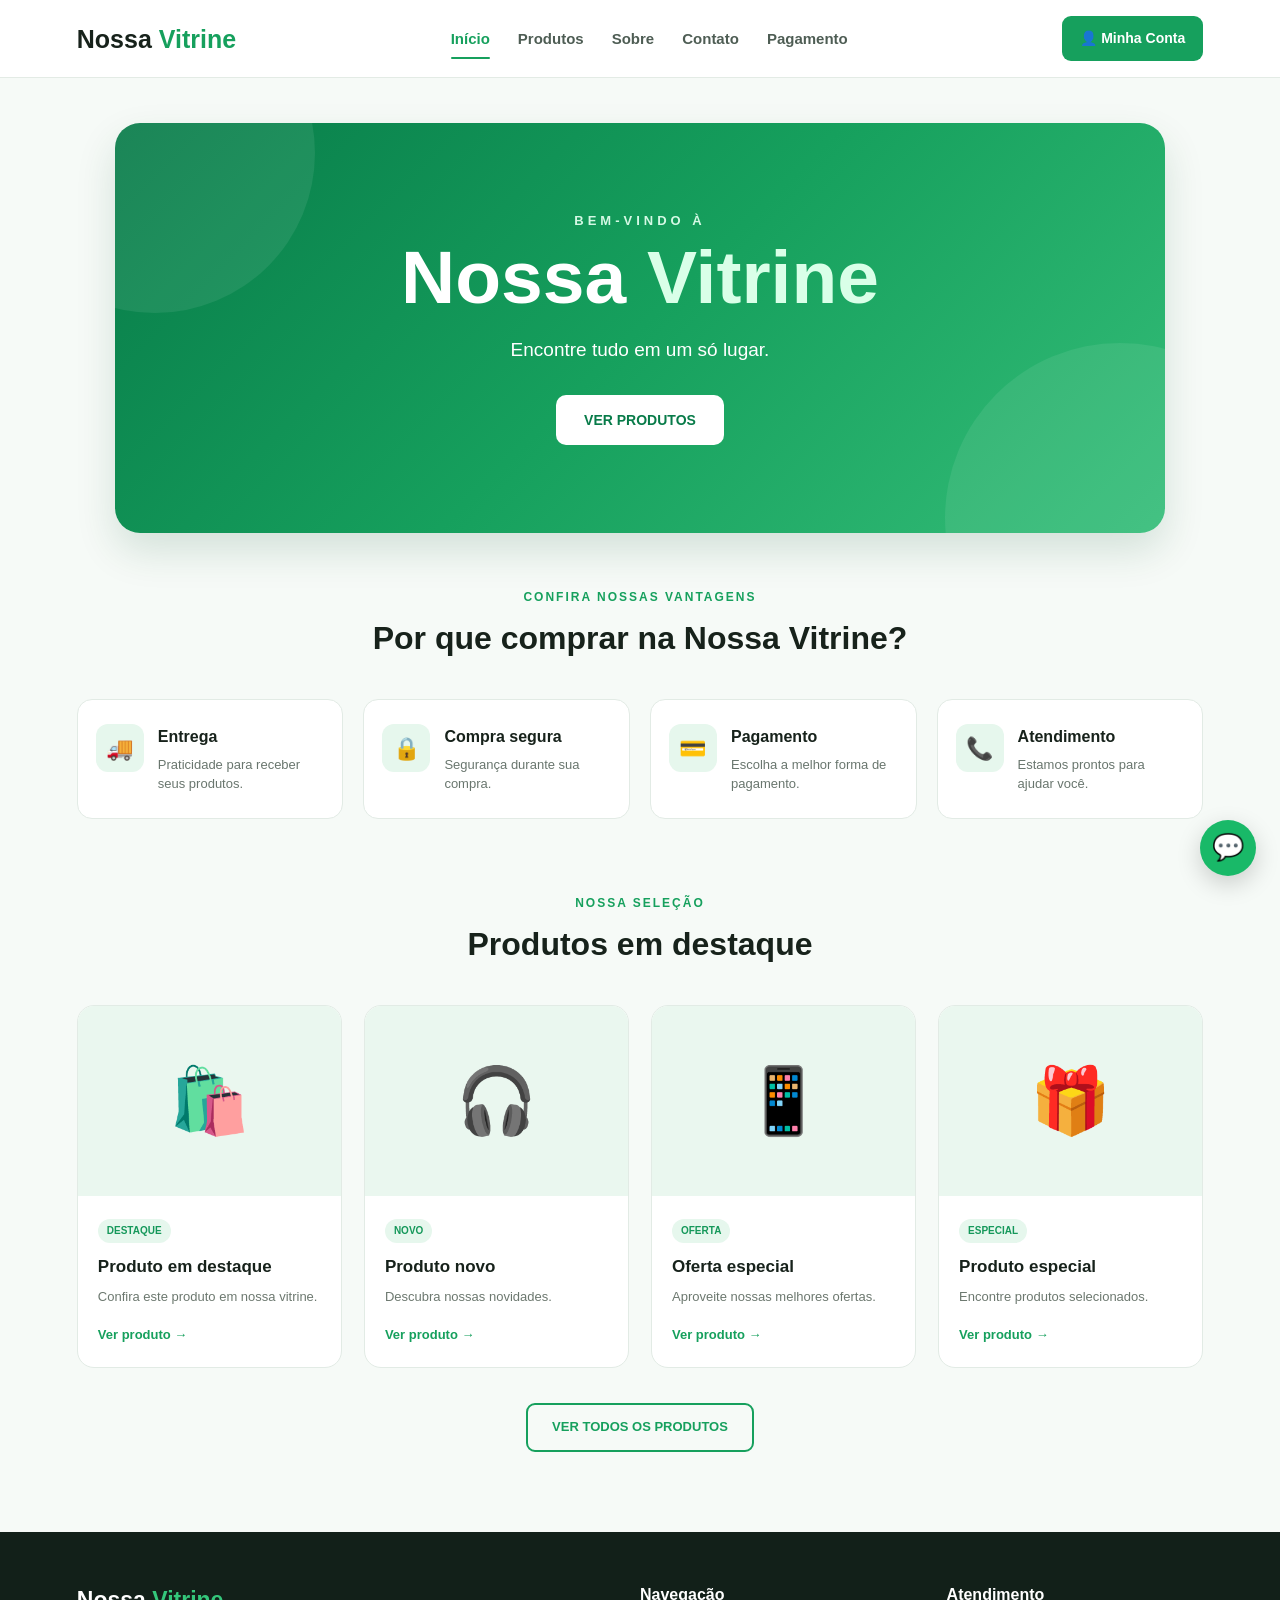
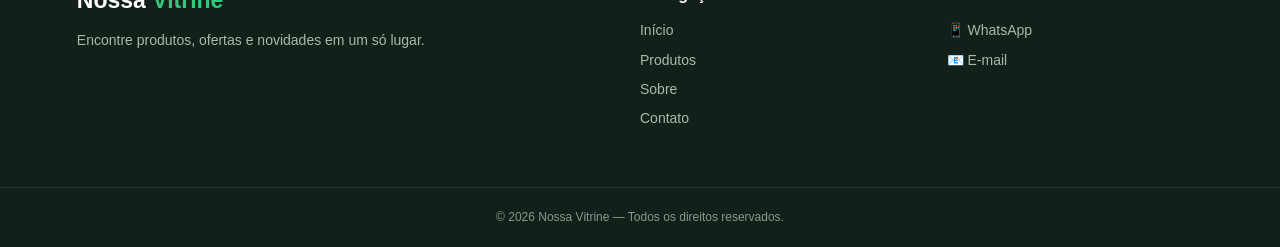
<file: index.html>
<!DOCTYPE html>
<html lang="pt-BR">

<head>
    <meta charset="UTF-8">
    <meta name="viewport" content="width=device-width, initial-scale=1.0">

    <title>Nossa Vitrine</title>

    <link rel="stylesheet" href="style.css">
</head>

<body>

    <!-- ================= CABEÇALHO ================= -->

    <header class="cabecalho">

        <div class="logo">
            Nossa <span>Vitrine</span>
        </div>

        <nav class="menu">

            <a href="index.html" class="ativo">Início</a>

            <a href="produtos.html">Produtos</a>

            <a href="sobre.html">Sobre</a>

            <a href="contato.html">Contato</a>

            <a href="pagamento.html">Pagamento</a>

        </nav>

        <a href="login.html" class="minha-conta">
            👤 Minha Conta
        </a>

    </header>


    <!-- ================= INÍCIO ================= -->

    <main>

        <!-- BANNER CENTRAL -->

        <section class="banner">

            <div class="banner-conteudo">

                <p class="bem-vindo">
                    BEM-VINDO À
                </p>

                <h1>
                    Nossa <span>Vitrine</span>
                </h1>

                <p class="texto-banner">
                    Encontre tudo em um só lugar.
                </p>

                <a href="produtos.html" class="botao-banner">
                    VER PRODUTOS
                </a>

            </div>

        </section>


        <!-- ================= POR QUE COMPRAR ================= -->

        <section class="por-que">

            <div class="titulo">

                <p>CONFIRA NOSSAS VANTAGENS</p>

                <h2>
                    Por que comprar na Nossa Vitrine?
                </h2>

            </div>


            <div class="vantagens">


                <div class="vantagem">

                    <div class="icone">
                        🚚
                    </div>

                    <div>
                        <h3>
                            Entrega
                        </h3>

                        <p>
                            Praticidade para receber
                            seus produtos.
                        </p>
                    </div>

                </div>


                <div class="vantagem">

                    <div class="icone">
                        🔒
                    </div>

                    <div>
                        <h3>
                            Compra segura
                        </h3>

                        <p>
                            Segurança durante
                            sua compra.
                        </p>
                    </div>

                </div>


                <div class="vantagem">

                    <div class="icone">
                        💳
                    </div>

                    <div>
                        <h3>
                            Pagamento
                        </h3>

                        <p>
                            Escolha a melhor forma
                            de pagamento.
                        </p>
                    </div>

                </div>


                <div class="vantagem">

                    <div class="icone">
                        📞
                    </div>

                    <div>
                        <h3>
                            Atendimento
                        </h3>

                        <p>
                            Estamos prontos para
                            ajudar você.
                        </p>
                    </div>

                </div>


            </div>

        </section>


        <!-- ================= PRODUTOS ================= -->

        <section class="destaques">

            <div class="titulo">

                <p>NOSSA SELEÇÃO</p>

                <h2>
                    Produtos em destaque
                </h2>

            </div>


            <div class="produtos-grid">


                <!-- PRODUTO 1 -->

                <article class="produto">

                    <div class="imagem-produto">
                        🛍️
                    </div>

                    <div class="produto-conteudo">

                        <span>
                            DESTAQUE
                        </span>

                        <h3>
                            Produto em destaque
                        </h3>

                        <p>
                            Confira este produto
                            em nossa vitrine.
                        </p>

                        <a href="produtos.html">
                            Ver produto →
                        </a>

                    </div>

                </article>


                <!-- PRODUTO 2 -->

                <article class="produto">

                    <div class="imagem-produto">
                        🎧
                    </div>

                    <div class="produto-conteudo">

                        <span>
                            NOVO
                        </span>

                        <h3>
                            Produto novo
                        </h3>

                        <p>
                            Descubra nossas
                            novidades.
                        </p>

                        <a href="produtos.html">
                            Ver produto →
                        </a>

                    </div>

                </article>


                <!-- PRODUTO 3 -->

                <article class="produto">

                    <div class="imagem-produto">
                        📱
                    </div>

                    <div class="produto-conteudo">

                        <span>
                            OFERTA
                        </span>

                        <h3>
                            Oferta especial
                        </h3>

                        <p>
                            Aproveite nossas
                            melhores ofertas.
                        </p>

                        <a href="produtos.html">
                            Ver produto →
                        </a>

                    </div>

                </article>


                <!-- PRODUTO 4 -->

                <article class="produto">

                    <div class="imagem-produto">
                        🎁
                    </div>

                    <div class="produto-conteudo">

                        <span>
                            ESPECIAL
                        </span>

                        <h3>
                            Produto especial
                        </h3>

                        <p>
                            Encontre produtos
                            selecionados.
                        </p>

                        <a href="produtos.html">
                            Ver produto →
                        </a>

                    </div>

                </article>


            </div>


            <div class="ver-todos">

                <a href="produtos.html">
                    VER TODOS OS PRODUTOS
                </a>

            </div>

        </section>

    </main>


    <!-- ================= RODAPÉ ================= -->

    <footer class="rodape">

        <div class="rodape-conteudo">

            <div>

                <h3>
                    Nossa <span>Vitrine</span>
                </h3>

                <p>
                    Encontre produtos, ofertas e
                    novidades em um só lugar.
                </p>

            </div>


            <div>

                <h4>
                    Navegação
                </h4>

                <a href="index.html">
                    Início
                </a>

                <a href="produtos.html">
                    Produtos
                </a>

                <a href="sobre.html">
                    Sobre
                </a>

                <a href="contato.html">
                    Contato
                </a>

            </div>


            <div>

                <h4>
                    Atendimento
                </h4>

                <p>
                    📱 WhatsApp
                </p>

                <p>
                    📧 E-mail
                </p>

            </div>

        </div>


        <div class="copyright">

            © 2026 Nossa Vitrine — Todos os direitos reservados.

        </div>

    </footer>


    <!-- WHATSAPP -->

    <a href="https://wa.me/5500000000000"
       target="_blank"
       class="whatsapp">

        💬

    </a>


</body>

</html>
</file>
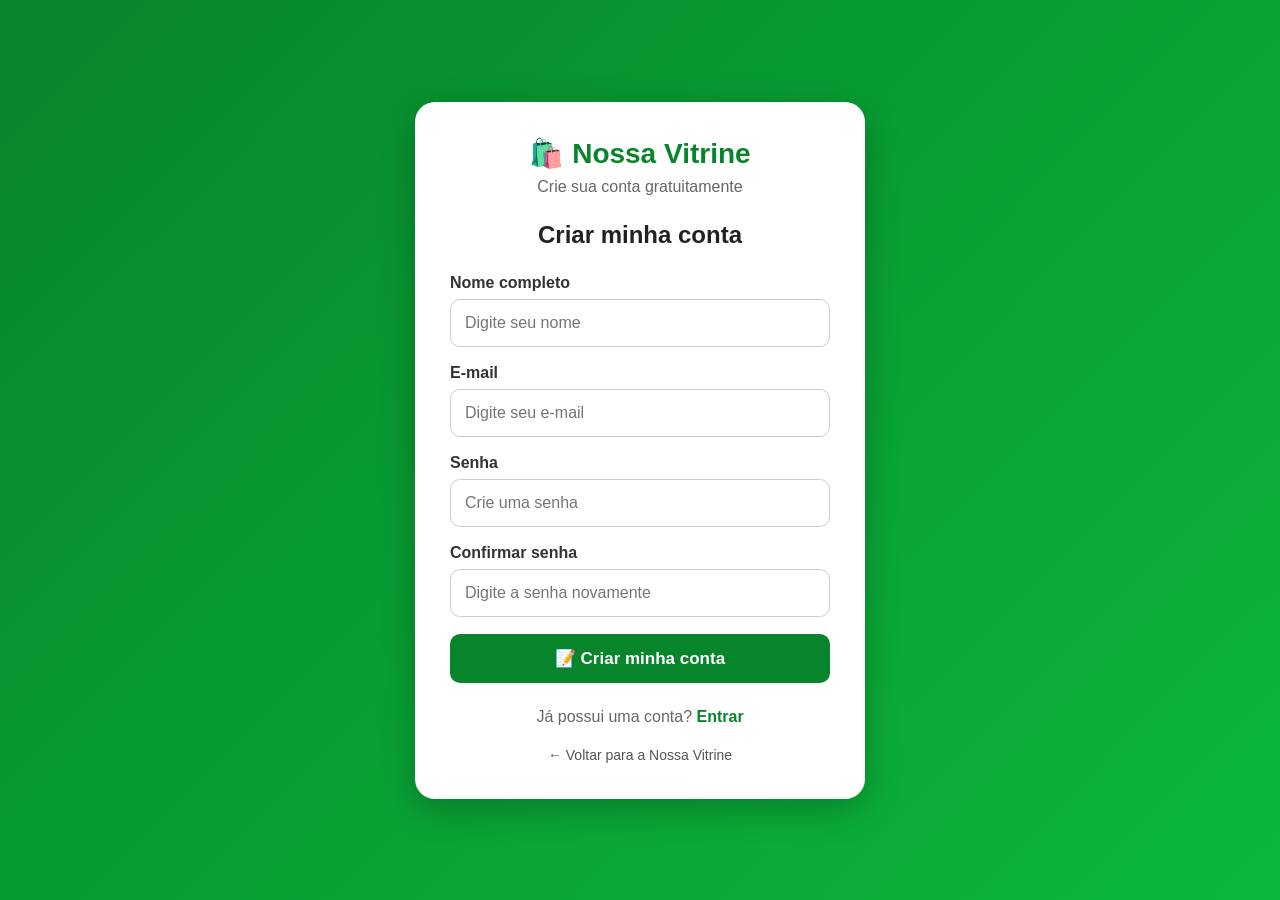
<file: cadastro.html>
<!DOCTYPE html>
<html lang="pt-BR">

<head>
    <meta charset="UTF-8">
    <meta name="viewport" content="width=device-width, initial-scale=1.0">

    <title>Cadastro - Nossa Vitrine</title>

    <style>

        * {
            margin: 0;
            padding: 0;
            box-sizing: border-box;
        }

        body {
            font-family: Arial, sans-serif;
            min-height: 100vh;

            background: linear-gradient(
                135deg,
                #07852b,
                #0bb83d
            );

            display: flex;
            justify-content: center;
            align-items: center;

            padding: 20px;
        }

        /* CAIXA */

        .cadastro-container {
            width: 100%;
            max-width: 450px;

            background: white;

            padding: 35px;

            border-radius: 20px;

            box-shadow:
                0 10px 35px rgba(0, 0, 0, 0.25);
        }

        /* LOGO */

        .logo {
            text-align: center;
            margin-bottom: 25px;
        }

        .logo h1 {
            color: #07852b;
            font-size: 28px;
        }

        .logo p {
            color: #666;
            margin-top: 8px;
        }

        /* TÍTULO */

        .cadastro-container h2 {
            text-align: center;
            color: #222;

            margin-bottom: 25px;
        }

        /* CAMPOS */

        .campo {
            margin-bottom: 17px;
        }

        .campo label {
            display: block;

            margin-bottom: 7px;

            color: #333;

            font-weight: bold;
        }

        .campo input {
            width: 100%;

            padding: 14px;

            border: 1px solid #ccc;

            border-radius: 10px;

            font-size: 16px;

            outline: none;

            transition: 0.3s;
        }

        .campo input:focus {
            border-color: #07852b;

            box-shadow:
                0 0 0 3px rgba(7, 133, 43, 0.12);
        }

        /* BOTÃO */

        .botao-cadastro {
            width: 100%;

            padding: 14px;

            border: none;

            border-radius: 10px;

            background: #07852b;

            color: white;

            font-size: 17px;

            font-weight: bold;

            cursor: pointer;

            transition: 0.3s;
        }

        .botao-cadastro:hover {
            background: #056b22;
        }

        /* MENSAGEM */

        #mensagem {
            text-align: center;

            margin-top: 15px;

            font-weight: bold;
        }

        /* LOGIN */

        .login {
            text-align: center;

            margin-top: 25px;

            color: #666;
        }

        .login a {
            color: #07852b;

            font-weight: bold;

            text-decoration: none;
        }

        /* VOLTAR */

        .voltar {
            text-align: center;

            margin-top: 20px;
        }

        .voltar a {
            color: #555;

            text-decoration: none;

            font-size: 14px;
        }

        /* CELULAR */

        @media (max-width: 500px) {

            .cadastro-container {
                padding: 25px 20px;
            }

            .logo h1 {
                font-size: 24px;
            }

        }

    </style>

</head>

<body>


    <div class="cadastro-container">


        <!-- LOGO -->

        <div class="logo">

            <h1>
                🛍️ Nossa Vitrine
            </h1>

            <p>
                Crie sua conta gratuitamente
            </p>

        </div>


        <!-- TÍTULO -->

        <h2>
            Criar minha conta
        </h2>


        <!-- FORMULÁRIO -->

        <form id="formCadastro">


            <!-- NOME -->

            <div class="campo">

                <label for="nome">
                    Nome completo
                </label>

                <input
                    type="text"
                    id="nome"
                    placeholder="Digite seu nome"
                    required
                >

            </div>


            <!-- E-MAIL -->

            <div class="campo">

                <label for="email">
                    E-mail
                </label>

                <input
                    type="email"
                    id="email"
                    placeholder="Digite seu e-mail"
                    required
                >

            </div>


            <!-- SENHA -->

            <div class="campo">

                <label for="senha">
                    Senha
                </label>

                <input
                    type="password"
                    id="senha"
                    placeholder="Crie uma senha"
                    minlength="6"
                    required
                >

            </div>


            <!-- CONFIRMAR SENHA -->

            <div class="campo">

                <label for="confirmarSenha">
                    Confirmar senha
                </label>

                <input
                    type="password"
                    id="confirmarSenha"
                    placeholder="Digite a senha novamente"
                    minlength="6"
                    required
                >

            </div>


            <!-- BOTÃO -->

            <button
                type="submit"
                class="botao-cadastro"
            >
                📝 Criar minha conta
            </button>


            <!-- MENSAGEM -->

            <div id="mensagem"></div>


        </form>


        <!-- LOGIN -->

        <div class="login">

            Já possui uma conta?

            <a href="login.html">
                Entrar
            </a>

        </div>


        <!-- VOLTAR -->

        <div class="voltar">

            <a href="index.html">
                ← Voltar para a Nossa Vitrine
            </a>

        </div>


    </div>


    <!-- JAVASCRIPT -->

    <script>

        const formCadastro =
            document.getElementById("formCadastro");

        const mensagem =
            document.getElementById("mensagem");


        formCadastro.addEventListener(
            "submit",
            function(event) {

                event.preventDefault();


                const nome =
                    document.getElementById("nome").value.trim();

                const email =
                    document.getElementById("email").value.trim();

                const senha =
                    document.getElementById("senha").value;

                const confirmarSenha =
                    document.getElementById(
                        "confirmarSenha"
                    ).value;


                /* VERIFICAR SENHAS */

                if (senha !== confirmarSenha) {

                    mensagem.style.color =
                        "#d62828";

                    mensagem.textContent =
                        "As senhas não são iguais.";

                    return;
                }


                /* VERIFICAR TAMANHO */

                if (senha.length < 6) {

                    mensagem.style.color =
                        "#d62828";

                    mensagem.textContent =
                        "A senha precisa ter pelo menos 6 caracteres.";

                    return;
                }


                /* VERIFICAR SE JÁ EXISTE */

                const usuarioExistente =
                    localStorage.getItem(
                        "usuarioNossaVitrine"
                    );


                if (usuarioExistente) {

                    const usuario =
                        JSON.parse(usuarioExistente);


                    if (
                        usuario.email.toLowerCase() ===
                        email.toLowerCase()
                    ) {

                        mensagem.style.color =
                            "#d62828";

                        mensagem.textContent =
                            "Este e-mail já está cadastrado.";

                        return;
                    }

                }


                /* CRIAR USUÁRIO */

                const usuario = {

                    nome: nome,

                    email: email,

                    senha: senha,

                    notificacoes: false

                };


                /* SALVAR */

                localStorage.setItem(
                    "usuarioNossaVitrine",
                    JSON.stringify(usuario)
                );


                /* MENSAGEM */

                mensagem.style.color =
                    "#07852b";

                mensagem.textContent =
                    "Cadastro realizado com sucesso!";


                /* LIMPAR FORMULÁRIO */

                formCadastro.reset();


                /* IR PARA LOGIN */

                setTimeout(function() {

                    window.location.href =
                        "login.html";

                }, 1500);

            }
        );

    </script>


</body>

</html>
</file>
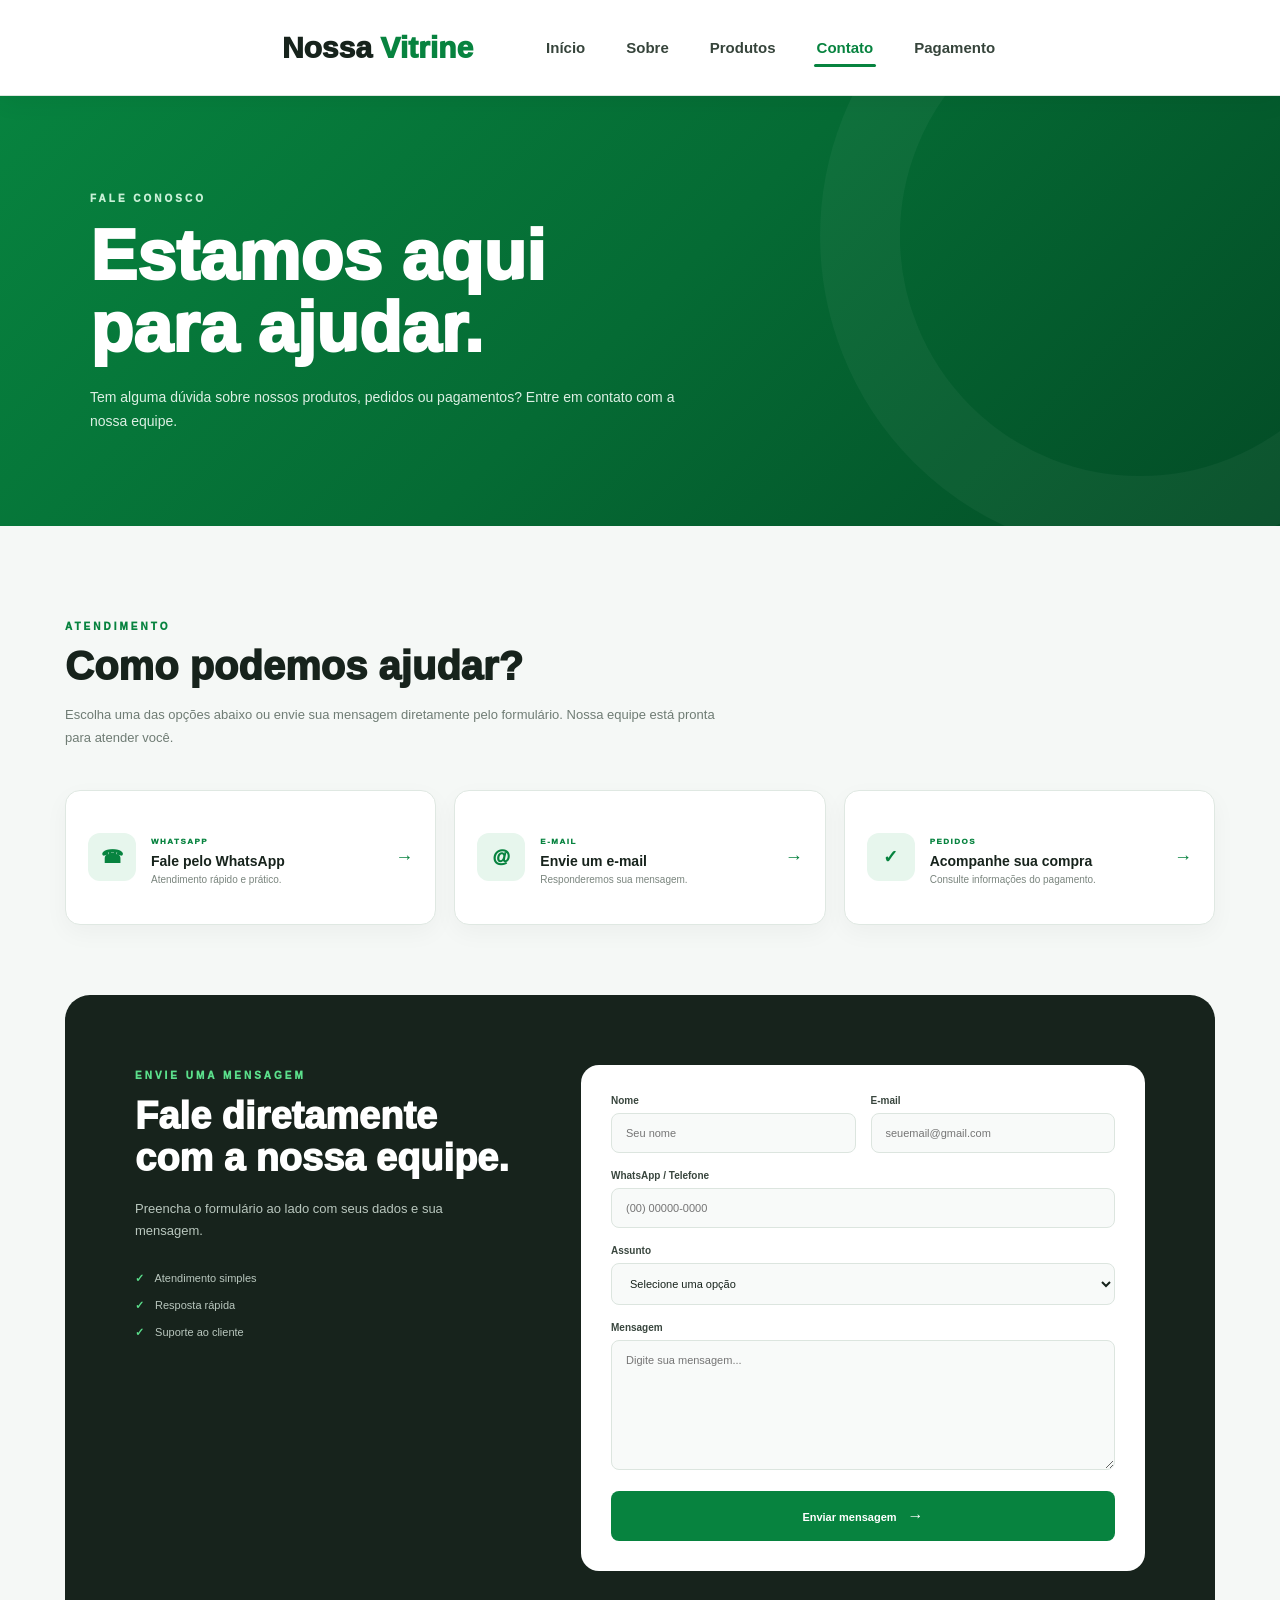
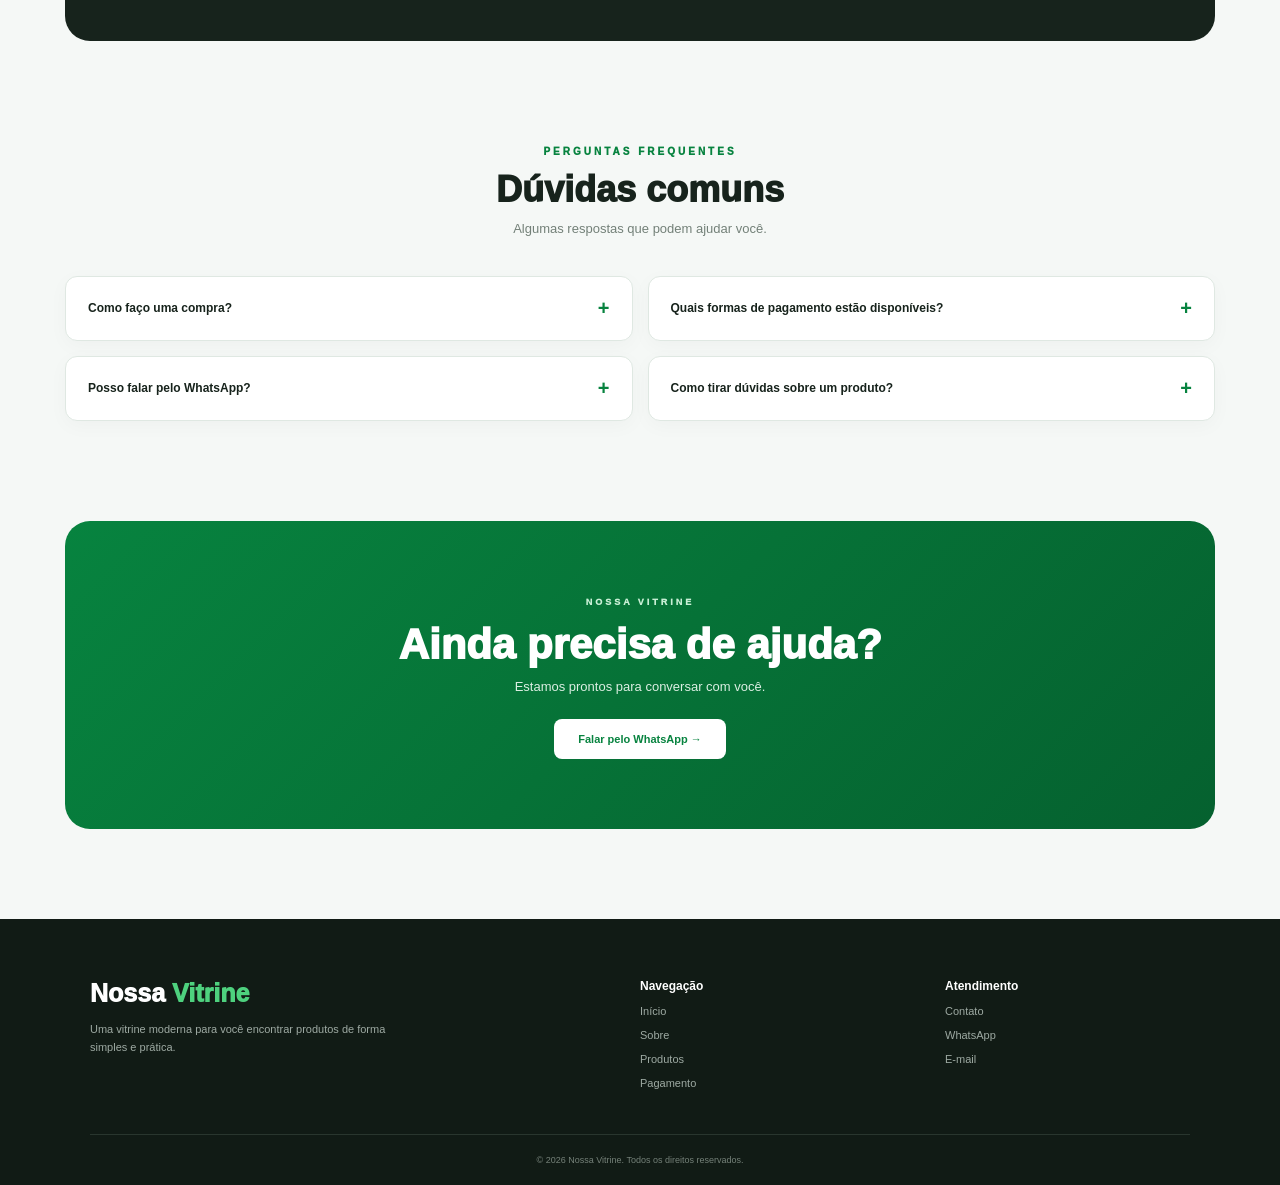
<file: contato.html>
<!DOCTYPE html>
<html lang="pt-BR">

<head>
    <meta charset="UTF-8">

    <meta name="viewport"
          content="width=device-width, initial-scale=1.0">

    <meta name="description"
          content="Entre em contato com a Nossa Vitrine. Tire suas dúvidas e fale conosco.">

    <title>Contato | Nossa Vitrine</title>

    <link rel="stylesheet" href="contato.css">
</head>


<body class="contato-page">


<!-- =====================================================
     CABEÇALHO
===================================================== -->

<header class="contato-header">

    <div class="contato-header-conteudo">

        <a href="index.html" class="contato-logo">
            Nossa <span>Vitrine</span>
        </a>


        <nav class="contato-menu">

            <a href="index.html">
                Início
            </a>

            <a href="sobre.html">
                Sobre
            </a>

            <a href="produtos.html">
                Produtos
            </a>

            <a href="contato.html" class="ativo">
                Contato
            </a>

            <a href="pagamento.html">
                Pagamento
            </a>

        </nav>

    </div>

</header>


<!-- =====================================================
     HERO
===================================================== -->

<section class="contato-hero">

    <div class="contato-hero-conteudo">

        <span>
            FALE CONOSCO
        </span>

        <h1>
            Estamos aqui
            <br>
            para ajudar.
        </h1>

        <p>
            Tem alguma dúvida sobre nossos produtos,
            pedidos ou pagamentos? Entre em contato
            com a nossa equipe.
        </p>

    </div>

</section>


<!-- =====================================================
     CONTEÚDO PRINCIPAL
===================================================== -->

<main class="contato-main">


    <!-- =================================================
         INFORMAÇÕES
    ================================================== -->

    <section class="contato-informacoes">

        <div class="contato-introducao">

            <span class="secao-tag">
                ATENDIMENTO
            </span>

            <h2>
                Como podemos
                ajudar?
            </h2>

            <p>
                Escolha uma das opções abaixo ou envie
                sua mensagem diretamente pelo formulário.
                Nossa equipe está pronta para atender você.
            </p>

        </div>


        <div class="contato-cards">


            <!-- WHATSAPP -->

            <a href="https://wa.me/5500000000000"
               target="_blank"
               class="contato-card">

                <div class="contato-icone whatsapp">
                    ☎
                </div>

                <div>

                    <span>
                        WHATSAPP
                    </span>

                    <h3>
                        Fale pelo WhatsApp
                    </h3>

                    <p>
                        Atendimento rápido e prático.
                    </p>

                </div>

                <strong>
                    →
                </strong>

            </a>


            <!-- E-MAIL -->

            <a href="mailto:seuemail@gmail.com"
               class="contato-card">

                <div class="contato-icone email">
                    @
                </div>

                <div>

                    <span>
                        E-MAIL
                    </span>

                    <h3>
                        Envie um e-mail
                    </h3>

                    <p>
                        Responderemos sua mensagem.
                    </p>

                </div>

                <strong>
                    →
                </strong>

            </a>


            <!-- PEDIDOS -->

            <a href="pagamento.html"
               class="contato-card">

                <div class="contato-icone pedido">
                    ✓
                </div>

                <div>

                    <span>
                        PEDIDOS
                    </span>

                    <h3>
                        Acompanhe sua compra
                    </h3>

                    <p>
                        Consulte informações do pagamento.
                    </p>

                </div>

                <strong>
                    →
                </strong>

            </a>


        </div>

    </section>


    <!-- =================================================
         FORMULÁRIO
    ================================================== -->

    <section class="contato-formulario-area">


        <div class="formulario-texto">

            <span class="secao-tag">
                ENVIE UMA MENSAGEM
            </span>

            <h2>
                Fale diretamente
                com a nossa equipe.
            </h2>

            <p>
                Preencha o formulário ao lado com seus
                dados e sua mensagem.
            </p>


            <div class="formulario-beneficios">

                <div>
                    <strong>✓</strong>
                    Atendimento simples
                </div>

                <div>
                    <strong>✓</strong>
                    Resposta rápida
                </div>

                <div>
                    <strong>✓</strong>
                    Suporte ao cliente
                </div>

            </div>

        </div>


        <form class="contato-form"
              id="formContato">


            <div class="form-linha">

                <div class="campo">

                    <label for="nome">
                        Nome
                    </label>

                    <input
                        type="text"
                        id="nome"
                        name="nome"
                        placeholder="Seu nome"
                        required
                    >

                </div>


                <div class="campo">

                    <label for="email">
                        E-mail
                    </label>

                    <input
                        type="email"
                        id="email"
                        name="email"
                        placeholder="seuemail@gmail.com"
                        required
                    >

                </div>

            </div>


            <div class="campo">

                <label for="telefone">
                    WhatsApp / Telefone
                </label>

                <input
                    type="tel"
                    id="telefone"
                    name="telefone"
                    placeholder="(00) 00000-0000"
                >

            </div>


            <div class="campo">

                <label for="assunto">
                    Assunto
                </label>

                <select
                    id="assunto"
                    name="assunto"
                    required
                >

                    <option value="">
                        Selecione uma opção
                    </option>

                    <option value="produto">
                        Dúvida sobre produto
                    </option>

                    <option value="pedido">
                        Pedido
                    </option>

                    <option value="pagamento">
                        Pagamento
                    </option>

                    <option value="entrega">
                        Entrega
                    </option>

                    <option value="outro">
                        Outro assunto
                    </option>

                </select>

            </div>


            <div class="campo">

                <label for="mensagem">
                    Mensagem
                </label>

                <textarea
                    id="mensagem"
                    name="mensagem"
                    rows="6"
                    placeholder="Digite sua mensagem..."
                    required
                ></textarea>

            </div>


            <button
                type="submit"
                class="botao-enviar"
            >

                Enviar mensagem
                <span>→</span>

            </button>


            <div
                id="mensagemSucesso"
                class="mensagem-sucesso"
            ></div>


        </form>

    </section>


    <!-- =================================================
         FAQ
    ================================================== -->

    <section class="contato-faq">

        <div class="secao-cabecalho">

            <span class="secao-tag">
                PERGUNTAS FREQUENTES
            </span>

            <h2>
                Dúvidas comuns
            </h2>

            <p>
                Algumas respostas que podem ajudar você.
            </p>

        </div>


        <div class="faq-grid">


            <details class="faq-item">

                <summary>
                    Como faço uma compra?
                    <span>+</span>
                </summary>

                <p>
                    Acesse a página de Produtos, escolha
                    o produto desejado e siga as instruções
                    para realizar a compra.
                </p>

            </details>


            <details class="faq-item">

                <summary>
                    Quais formas de pagamento estão disponíveis?
                    <span>+</span>
                </summary>

                <p>
                    Nossa página de pagamento pode oferecer
                    opções como PIX, cartão e boleto,
                    conforme a configuração da loja.
                </p>

            </details>


            <details class="faq-item">

                <summary>
                    Posso falar pelo WhatsApp?
                    <span>+</span>
                </summary>

                <p>
                    Sim. Utilize o botão de WhatsApp acima
                    para iniciar uma conversa com a loja.
                </p>

            </details>


            <details class="faq-item">

                <summary>
                    Como tirar dúvidas sobre um produto?
                    <span>+</span>
                </summary>

                <p>
                    Envie uma mensagem pelo formulário
                    informando o produto e sua dúvida.
                </p>

            </details>


        </div>

    </section>


    <!-- =================================================
         CTA
    ================================================== -->

    <section class="contato-cta">

        <span>
            NOSSA VITRINE
        </span>

        <h2>
            Ainda precisa de ajuda?
        </h2>

        <p>
            Estamos prontos para conversar com você.
        </p>

        <a href="https://wa.me/5500000000000"
           target="_blank">
            Falar pelo WhatsApp →
        </a>

    </section>


</main>


<!-- =====================================================
     RODAPÉ
===================================================== -->

<footer class="contato-footer">

    <div class="footer-conteudo">


        <div class="footer-marca">

            <strong>
                Nossa <span>Vitrine</span>
            </strong>

            <p>
                Uma vitrine moderna para você encontrar
                produtos de forma simples e prática.
            </p>

        </div>


        <div class="footer-coluna">

            <h3>
                Navegação
            </h3>

            <a href="index.html">
                Início
            </a>

            <a href="sobre.html">
                Sobre
            </a>

            <a href="produtos.html">
                Produtos
            </a>

            <a href="pagamento.html">
                Pagamento
            </a>

        </div>


        <div class="footer-coluna">

            <h3>
                Atendimento
            </h3>

            <a href="contato.html">
                Contato
            </a>

            <a href="https://wa.me/5500000000000"
               target="_blank">
                WhatsApp
            </a>

            <a href="mailto:seuemail@gmail.com">
                E-mail
            </a>

        </div>


    </div>


    <div class="footer-bottom">

        © 2026 Nossa Vitrine.
        Todos os direitos reservados.

    </div>

</footer>


<!-- =====================================================
     JAVASCRIPT
===================================================== -->

<script>

const formulario =
    document.getElementById("formContato");

const mensagemSucesso =
    document.getElementById("mensagemSucesso");


formulario.addEventListener("submit", function(event) {

    event.preventDefault();

    const nome =
        document.getElementById("nome").value;

    mensagemSucesso.innerHTML =
        "✓ Obrigado, " +
        nome +
        "! Sua mensagem foi preenchida com sucesso.";

    mensagemSucesso.classList.add("mostrar");

    formulario.reset();

});

</script>


</body>
</html>
</file>
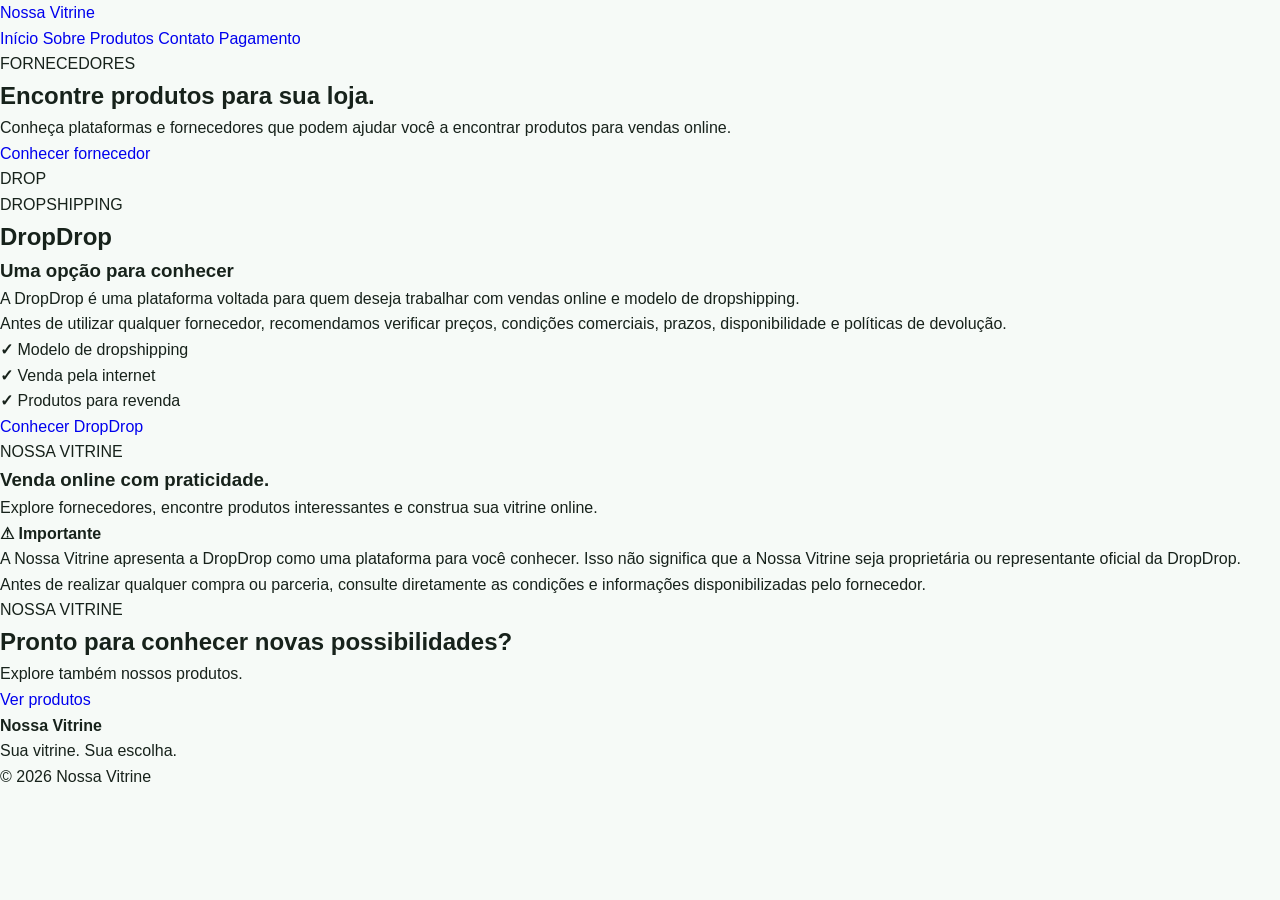
<file: fornecedores.html>
<!DOCTYPE html>
<html lang="pt-BR">

<head>

    <meta charset="UTF-8">

    <meta
        name="viewport"
        content="width=device-width, initial-scale=1.0"
    >

    <meta
        name="description"
        content="Fornecedores e parceiros da Nossa Vitrine."
    >

    <title>Fornecedores | Nossa Vitrine</title>

    <link
        rel="stylesheet"
        href="style.css"
    >

</head>


<body class="fornecedores-page">


<!-- =========================================
     CABEÇALHO
========================================= -->

<header class="fornecedores-header">

    <a
        href="index.html"
        class="fornecedores-logo"
    >
        Nossa <span>Vitrine</span>
    </a>


    <nav class="fornecedores-menu">

        <a href="index.html">
            Início
        </a>

        <a href="sobre.html">
            Sobre
        </a>

        <a href="produtos.html">
            Produtos
        </a>

        <a href="contato.html">
            Contato
        </a>

        <a href="pagamento.html">
            Pagamento
        </a>

    </nav>

</header>



<!-- =========================================
     HERO
========================================= -->

<section class="fornecedores-hero">

    <div class="fornecedores-hero-content">

        <span>
            FORNECEDORES
        </span>

        <h1>
            Encontre produtos
            <strong>para sua loja.</strong>
        </h1>

        <p>
            Conheça plataformas e fornecedores que
            podem ajudar você a encontrar produtos
            para vendas online.
        </p>

        <a
            href="#dropdrop"
            class="fornecedores-hero-btn"
        >
            Conhecer fornecedor
        </a>

    </div>

</section>



<!-- =========================================
     FORNECEDOR
========================================= -->

<main class="fornecedores-container">

    <section
        class="fornecedor-card"
        id="dropdrop"
    >


        <div class="fornecedor-top">

            <div class="fornecedor-logo-box">
                DROP
            </div>

            <div>

                <span class="fornecedor-tag">
                    DROPSHIPPING
                </span>

                <h2>
                    DropDrop
                </h2>

            </div>

        </div>


        <div class="fornecedor-content">

            <div class="fornecedor-text">

                <h3>
                    Uma opção para conhecer
                </h3>

                <p>
                    A DropDrop é uma plataforma voltada
                    para quem deseja trabalhar com
                    vendas online e modelo de
                    dropshipping.
                </p>

                <p>
                    Antes de utilizar qualquer fornecedor,
                    recomendamos verificar preços,
                    condições comerciais, prazos,
                    disponibilidade e políticas de
                    devolução.
                </p>


                <div class="fornecedor-beneficios">

                    <div>
                        <strong>
                            ✓
                        </strong>

                        <span>
                            Modelo de dropshipping
                        </span>
                    </div>

                    <div>
                        <strong>
                            ✓
                        </strong>

                        <span>
                            Venda pela internet
                        </span>
                    </div>

                    <div>
                        <strong>
                            ✓
                        </strong>

                        <span>
                            Produtos para revenda
                        </span>
                    </div>

                </div>


                <a
                    href="https://dropdrop.com.br/"
                    target="_blank"
                    rel="noopener noreferrer"
                    class="fornecedor-btn"
                >
                    Conhecer DropDrop
                </a>

            </div>


            <div class="fornecedor-destaque">

                <span>
                    NOSSA VITRINE
                </span>

                <h3>
                    Venda online
                    com praticidade.
                </h3>

                <p>
                    Explore fornecedores, encontre
                    produtos interessantes e construa
                    sua vitrine online.
                </p>

            </div>

        </div>

    </section>



    <!-- AVISO -->

    <section class="fornecedor-aviso">

        <strong>
            ⚠ Importante
        </strong>

        <p>
            A Nossa Vitrine apresenta a DropDrop como
            uma plataforma para você conhecer. Isso não
            significa que a Nossa Vitrine seja proprietária
            ou representante oficial da DropDrop.
        </p>

        <p>
            Antes de realizar qualquer compra ou parceria,
            consulte diretamente as condições e informações
            disponibilizadas pelo fornecedor.
        </p>

    </section>

</main>



<!-- =========================================
     CTA
========================================= -->

<section class="fornecedores-cta">

    <span>
        NOSSA VITRINE
    </span>

    <h2>
        Pronto para conhecer
        novas possibilidades?
    </h2>

    <p>
        Explore também nossos produtos.
    </p>

    <a
        href="produtos.html"
        class="fornecedores-cta-btn"
    >
        Ver produtos
    </a>

</section>



<!-- =========================================
     RODAPÉ
========================================= -->

<footer class="fornecedores-footer">

    <div>

        <strong>
            Nossa Vitrine
        </strong>

        <p>
            Sua vitrine. Sua escolha.
        </p>

    </div>

    <p>
        © 2026 Nossa Vitrine
    </p>

</footer>


</body>

</html>
</file>
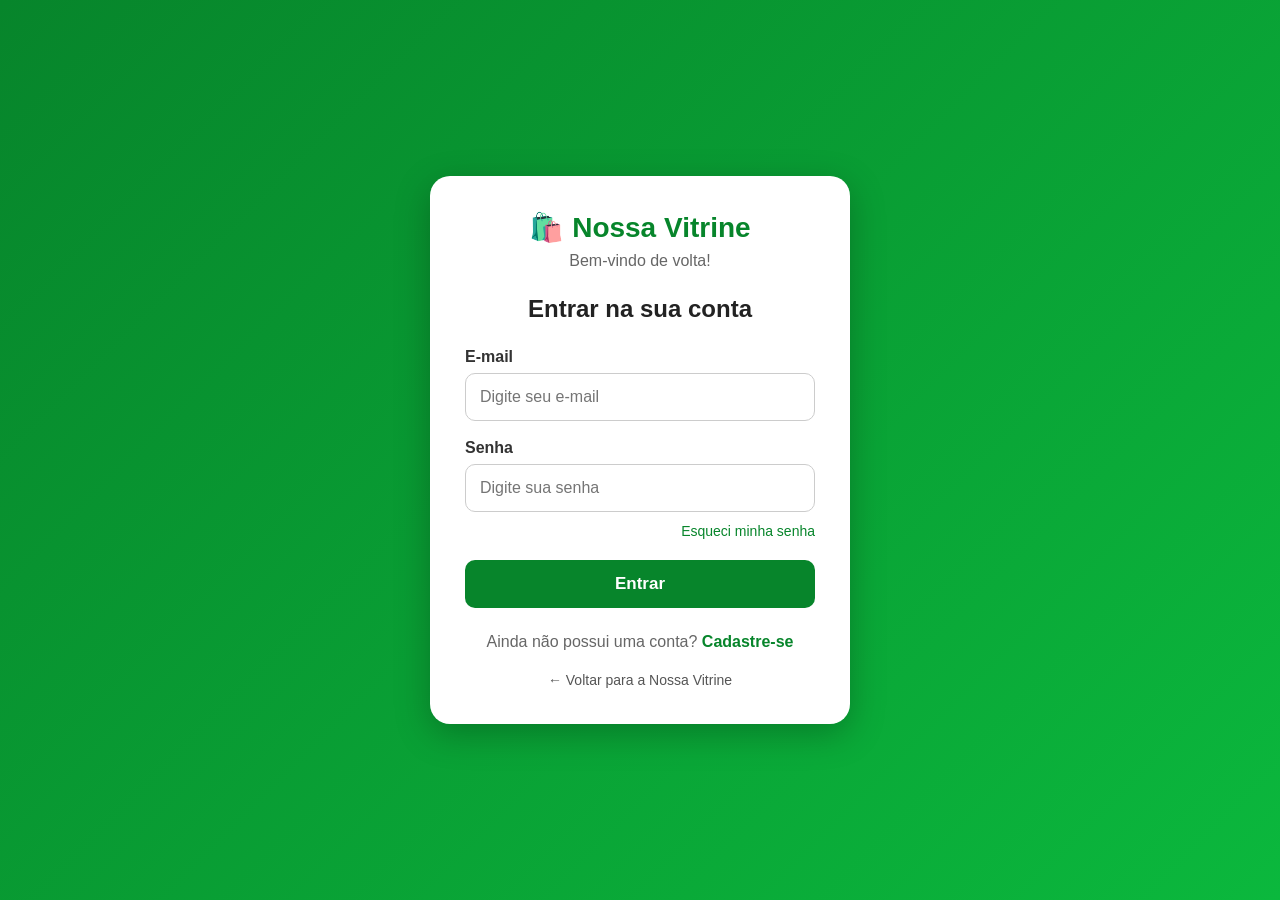
<file: login.html>
<!DOCTYPE html>
<html lang="pt-BR">

<head>
    <meta charset="UTF-8">
    <meta name="viewport" content="width=device-width, initial-scale=1.0">

    <title>Login - Nossa Vitrine</title>

    <style>

        * {
            margin: 0;
            padding: 0;
            box-sizing: border-box;
        }

        body {
            font-family: Arial, sans-serif;
            min-height: 100vh;

            background: linear-gradient(
                135deg,
                #07852b,
                #0bb83d
            );

            display: flex;
            justify-content: center;
            align-items: center;

            padding: 20px;
        }

        /* CAIXA DE LOGIN */

        .login-container {
            width: 100%;
            max-width: 420px;

            background: white;

            padding: 35px;

            border-radius: 20px;

            box-shadow:
                0 10px 35px rgba(0, 0, 0, 0.25);
        }

        /* LOGO */

        .logo {
            text-align: center;
            margin-bottom: 25px;
        }

        .logo h1 {
            color: #07852b;
            font-size: 28px;
        }

        .logo p {
            color: #666;
            margin-top: 8px;
        }

        /* TÍTULO */

        .login-container h2 {
            text-align: center;
            color: #222;
            margin-bottom: 25px;
        }

        /* CAMPOS */

        .campo {
            margin-bottom: 18px;
        }

        .campo label {
            display: block;

            margin-bottom: 7px;

            color: #333;

            font-weight: bold;
        }

        .campo input {
            width: 100%;

            padding: 14px;

            border: 1px solid #ccc;

            border-radius: 10px;

            font-size: 16px;

            outline: none;

            transition: 0.3s;
        }

        .campo input:focus {
            border-color: #07852b;

            box-shadow:
                0 0 0 3px rgba(7, 133, 43, 0.12);
        }

        /* ESQUECEU SENHA */

        .esqueci {
            text-align: right;

            margin-top: -8px;

            margin-bottom: 20px;
        }

        .esqueci a {
            color: #07852b;

            text-decoration: none;

            font-size: 14px;
        }

        /* BOTÃO */

        .botao-login {
            width: 100%;

            padding: 14px;

            border: none;

            border-radius: 10px;

            background: #07852b;

            color: white;

            font-size: 17px;

            font-weight: bold;

            cursor: pointer;

            transition: 0.3s;
        }

        .botao-login:hover {
            background: #056b22;
        }

        /* MENSAGEM */

        #mensagem {
            text-align: center;

            margin-top: 15px;

            font-weight: bold;
        }

        /* CADASTRO */

        .cadastro {
            text-align: center;

            margin-top: 25px;

            color: #666;
        }

        .cadastro a {
            color: #07852b;

            font-weight: bold;

            text-decoration: none;
        }

        /* VOLTAR */

        .voltar {
            text-align: center;

            margin-top: 20px;
        }

        .voltar a {
            color: #555;

            text-decoration: none;

            font-size: 14px;
        }

        /* CELULAR */

        @media (max-width: 500px) {

            .login-container {
                padding: 25px 20px;
            }

            .logo h1 {
                font-size: 24px;
            }

        }

    </style>

</head>

<body>


    <div class="login-container">


        <!-- LOGO -->

        <div class="logo">

            <h1>
                🛍️ Nossa Vitrine
            </h1>

            <p>
                Bem-vindo de volta!
            </p>

        </div>


        <!-- TÍTULO -->

        <h2>
            Entrar na sua conta
        </h2>


        <!-- FORMULÁRIO -->

        <form id="formLogin">


            <!-- E-MAIL -->

            <div class="campo">

                <label for="email">
                    E-mail
                </label>

                <input
                    type="email"
                    id="email"
                    placeholder="Digite seu e-mail"
                    required
                >

            </div>


            <!-- SENHA -->

            <div class="campo">

                <label for="senha">
                    Senha
                </label>

                <input
                    type="password"
                    id="senha"
                    placeholder="Digite sua senha"
                    required
                >

            </div>


            <!-- ESQUECI SENHA -->

            <div class="esqueci">

                <a href="#">
                    Esqueci minha senha
                </a>

            </div>


            <!-- BOTÃO -->

            <button
                type="submit"
                class="botao-login"
            >
                Entrar
            </button>


            <!-- MENSAGEM -->

            <div id="mensagem"></div>


        </form>


        <!-- CADASTRO -->

        <div class="cadastro">

            Ainda não possui uma conta?

            <a href="cadastro.html">
                Cadastre-se
            </a>

        </div>


        <!-- VOLTAR -->

        <div class="voltar">

            <a href="index.html">
                ← Voltar para a Nossa Vitrine
            </a>

        </div>


    </div>


    <!-- JAVASCRIPT -->

    <script>

        const formLogin =
            document.getElementById("formLogin");

        const mensagem =
            document.getElementById("mensagem");


        formLogin.addEventListener(
            "submit",
            function(event) {

                event.preventDefault();


                const email =
                    document.getElementById("email").value;

                const senha =
                    document.getElementById("senha").value;


                /*
                 * Por enquanto estamos usando
                 * dados armazenados no navegador.
                 */

                const usuarioSalvo =
                    localStorage.getItem(
                        "usuarioNossaVitrine"
                    );


                if (!usuarioSalvo) {

                    mensagem.style.color =
                        "#d62828";

                    mensagem.textContent =
                        "Nenhum cadastro encontrado.";

                    return;
                }


                const usuario =
                    JSON.parse(usuarioSalvo);


                if (
                    email === usuario.email &&
                    senha === usuario.senha
                ) {

                    localStorage.setItem(
                        "usuarioLogado",
                        "true"
                    );


                    mensagem.style.color =
                        "#07852b";

                    mensagem.textContent =
                        "Login realizado com sucesso!";


                    setTimeout(function() {

                        window.location.href =
                            "index.html";

                    }, 1000);


                } else {

                    mensagem.style.color =
                        "#d62828";

                    mensagem.textContent =
                        "E-mail ou senha incorretos.";

                }

            }
        );

    </script>


</body>

</html>
</file>
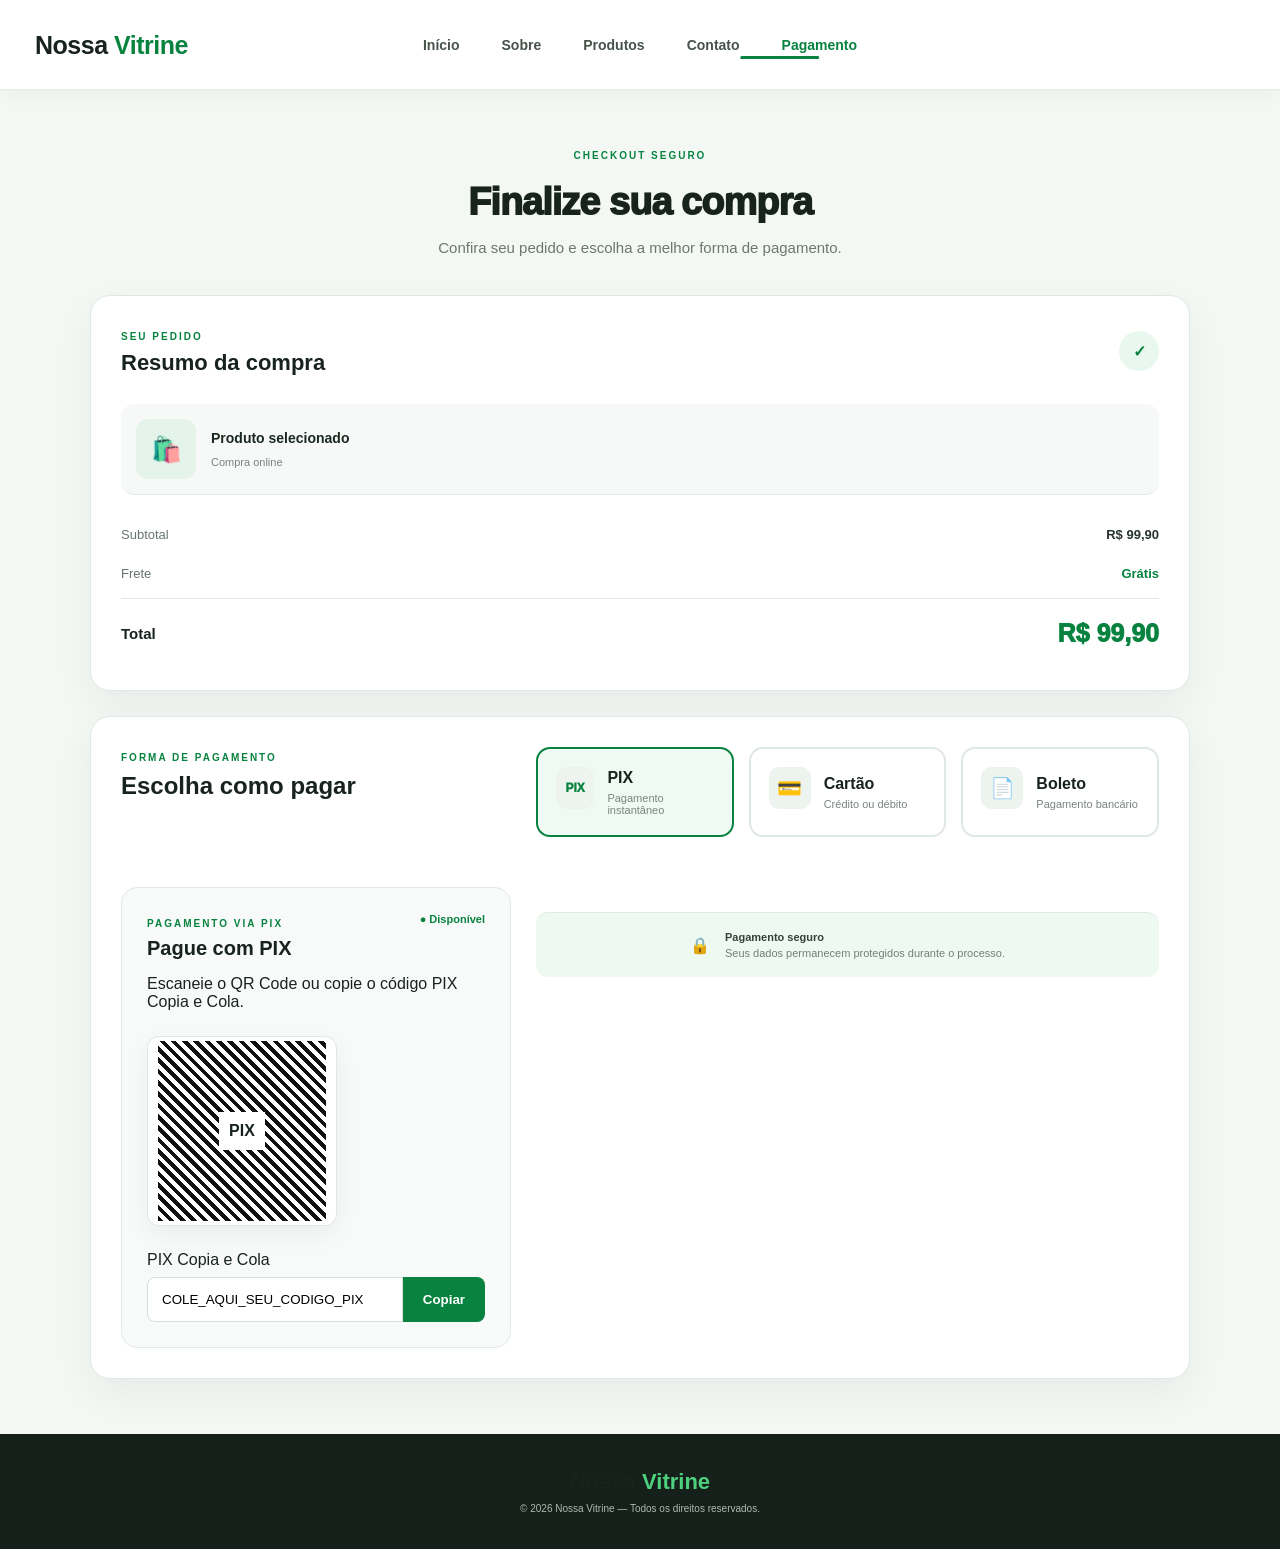
<file: pagamento.html>
<!DOCTYPE html>
<html lang="pt-BR">

<head>
    <meta charset="UTF-8">

    <meta name="viewport"
          content="width=device-width, initial-scale=1.0">

    <meta name="description"
          content="Pagamento seguro - Nossa Vitrine">

    <title>Pagamento | Nossa Vitrine</title>

    <link rel="stylesheet" href="pagamento.css">
</head>

<body>

<!-- ==================================================
     CABEÇALHO
================================================== -->

<header class="header">

    <a href="index.html" class="logo">
        Nossa <span>Vitrine</span>
    </a>

    <nav class="menu">

        <a href="index.html">Início</a>

        <a href="sobre.html">Sobre</a>

        <a href="produtos.html">Produtos</a>

        <a href="contato.html">Contato</a>

        <a href="pagamento.html" class="ativo">
            Pagamento
        </a>

    </nav>

</header>


<!-- ==================================================
     CONTEÚDO
================================================== -->

<main class="container">

    <section class="titulo">

        <span>CHECKOUT SEGURO</span>

        <h1>
            Finalize sua compra
        </h1>

        <p>
            Confira seu pedido e escolha a melhor
            forma de pagamento.
        </p>

    </section>


    <!-- ==================================================
         RESUMO
    ================================================== -->

    <section class="resumo">

        <div class="resumo-topo">

            <div>
                <span>SEU PEDIDO</span>

                <h2>
                    Resumo da compra
                </h2>
            </div>

            <div class="check">
                ✓
            </div>

        </div>


        <div class="produto">

            <div class="produto-imagem">
                🛍️
            </div>

            <div class="produto-info">

                <strong id="produtoNome">
                    Produto selecionado
                </strong>

                <small>
                    Compra online
                </small>

            </div>

        </div>


        <div class="linha">

            <span>
                Subtotal
            </span>

            <strong id="produtoPreco">
                R$ 99,90
            </strong>

        </div>


        <div class="linha">

            <span>
                Frete
            </span>

            <strong class="gratis">
                Grátis
            </strong>

        </div>


        <div class="linha total">

            <span>
                Total
            </span>

            <strong id="produtoTotal">
                R$ 99,90
            </strong>

        </div>

    </section>


    <!-- ==================================================
         FORMAS DE PAGAMENTO
    ================================================== -->

    <section class="checkout">

        <div class="checkout-titulo">

            <span>FORMA DE PAGAMENTO</span>

            <h2>
                Escolha como pagar
            </h2>

        </div>


        <div class="formas">

            <!-- PIX -->

            <label class="forma">

                <input
                    type="radio"
                    name="pagamento"
                    value="pix"
                    checked
                >

                <div class="forma-conteudo">

                    <div class="icone pix">
                        PIX
                    </div>

                    <div>

                        <strong>
                            PIX
                        </strong>

                        <small>
                            Pagamento instantâneo
                        </small>

                    </div>

                </div>

            </label>


            <!-- CARTÃO -->

            <label class="forma">

                <input
                    type="radio"
                    name="pagamento"
                    value="cartao"
                >

                <div class="forma-conteudo">

                    <div class="icone">
                        💳
                    </div>

                    <div>

                        <strong>
                            Cartão
                        </strong>

                        <small>
                            Crédito ou débito
                        </small>

                    </div>

                </div>

            </label>


            <!-- BOLETO -->

            <label class="forma">

                <input
                    type="radio"
                    name="pagamento"
                    value="boleto"
                >

                <div class="forma-conteudo">

                    <div class="icone">
                        📄
                    </div>

                    <div>

                        <strong>
                            Boleto
                        </strong>

                        <small>
                            Pagamento bancário
                        </small>

                    </div>

                </div>

            </label>

        </div>


        <!-- ==================================================
             PIX
        ================================================== -->

        <div id="pixArea" class="area pagamento-ativo">

            <div class="area-titulo">

                <div>

                    <span>
                        PAGAMENTO VIA PIX
                    </span>

                    <h3>
                        Pague com PIX
                    </h3>

                </div>

                <b>
                    ● Disponível
                </b>

            </div>


            <p>
                Escaneie o QR Code ou copie o código
                PIX Copia e Cola.
            </p>


            <div class="qrcode">

                <div class="qr-falso">

                    <span>
                        PIX
                    </span>

                </div>

            </div>


            <label>
                PIX Copia e Cola
            </label>

            <div class="copiar">

                <input
                    id="codigoPix"
                    value="COLE_AQUI_SEU_CODIGO_PIX"
                    readonly
                >

                <button onclick="copiarPix()">
                    Copiar
                </button>

            </div>

        </div>


        <!-- ==================================================
             CARTÃO
        ================================================== -->

        <div id="cartaoArea" class="area">

            <div class="area-titulo">

                <div>

                    <span>
                        PAGAMENTO COM CARTÃO
                    </span>

                    <h3>
                        Dados do cartão
                    </h3>

                </div>

                <b>
                    🔒 Seguro
                </b>

            </div>


            <div class="cartao-form">

                <label>
                    Número do cartão
                </label>

                <input
                    type="text"
                    placeholder="0000 0000 0000 0000"
                >


                <label>
                    Nome no cartão
                </label>

                <input
                    type="text"
                    placeholder="Nome completo"
                >


                <div class="duas-colunas">

                    <div>

                        <label>
                            Validade
                        </label>

                        <input
                            type="text"
                            placeholder="MM/AA"
                        >

                    </div>


                    <div>

                        <label>
                            CVV
                        </label>

                        <input
                            type="text"
                            placeholder="123"
                        >

                    </div>

                </div>


                <label>
                    Parcelamento
                </label>

                <select id="parcelas">

                    <option value="1">
                        1x sem juros
                    </option>

                    <option value="2">
                        2x sem juros
                    </option>

                    <option value="3">
                        3x sem juros
                    </option>

                    <option value="6">
                        6x sem juros
                    </option>

                    <option value="12">
                        12x sem juros
                    </option>

                </select>


                <button
                    class="botao-principal"
                    onclick="pagarCartao()"
                >
                    Continuar pagamento
                </button>

            </div>

        </div>


        <!-- ==================================================
             BOLETO
        ================================================== -->

        <div id="boletoArea" class="area">

            <div class="area-titulo">

                <div>

                    <span>
                        PAGAMENTO VIA BOLETO
                    </span>

                    <h3>
                        Boleto bancário
                    </h3>

                </div>

                <b>
                    ✓ Disponível
                </b>

            </div>


            <div class="boleto-resumo">

                <div>

                    <span>
                        Produto
                    </span>

                    <strong id="boletoProduto">
                        Produto
                    </strong>

                </div>


                <div>

                    <span>
                        Valor
                    </span>

                    <strong id="boletoValor">
                        R$ 99,90
                    </strong>

                </div>


                <div>

                    <span>
                        Vencimento
                    </span>

                    <strong>
                        3 dias
                    </strong>

                </div>

            </div>


            <div class="codigo-boleto">

                <span>
                    LINHA DIGITÁVEL
                </span>

                <div>
                    00190.00009 00000.000000
                    00000.000000 0
                </div>

                <button onclick="copiarBoleto()">
                    Copiar código
                </button>

            </div>


            <div class="instrucoes">

                <h4>
                    Como pagar
                </h4>

                <p>
                    ① Copie o código do boleto.
                </p>

                <p>
                    ② Abra o aplicativo do seu banco.
                </p>

                <p>
                    ③ Escolha "Pagar boleto".
                </p>

                <p>
                    ④ Confira o valor e confirme.
                </p>

            </div>

        </div>


        <!-- SEGURANÇA -->

        <div class="seguranca">

            <div>
                🔒
            </div>

            <div>

                <strong>
                    Pagamento seguro
                </strong>

                <p>
                    Seus dados permanecem protegidos
                    durante o processo.
                </p>

            </div>

        </div>

    </section>

</main>


<footer>

    <strong>
        Nossa <span>Vitrine</span>
    </strong>

    <p>
        © 2026 Nossa Vitrine — Todos os direitos reservados.
    </p>

</footer>


<script>

/* ==========================================
   FORMAS DE PAGAMENTO
========================================== */

const formas =
    document.querySelectorAll(
        'input[name="pagamento"]'
    );

const areas = {

    pix:
        document.getElementById("pixArea"),

    cartao:
        document.getElementById("cartaoArea"),

    boleto:
        document.getElementById("boletoArea")

};


formas.forEach(function(forma) {

    forma.addEventListener(
        "change",
        function() {

            Object.values(areas)
                .forEach(function(area) {

                    area.classList.remove(
                        "pagamento-ativo"
                    );

                });


            areas[forma.value]
                .classList.add(
                    "pagamento-ativo"
                );


            if (
                forma.value === "boleto"
            ) {

                carregarBoleto();

            }

        }
    );

});


/* ==========================================
   PRODUTO
========================================== */

function carregarProduto() {

    const salvo =
        localStorage.getItem(
            "produtoCompra"
        );


    if (!salvo) {
        return;
    }


    try {

        const produto =
            JSON.parse(salvo);


        const nome =
            produto.nome ||
            "Produto selecionado";


        const preco =
            Number(
                produto.preco
            ) || 0;


        const valor =
            preco.toLocaleString(
                "pt-BR",
                {
                    style: "currency",
                    currency: "BRL"
                }
            );


        document.getElementById(
            "produtoNome"
        ).textContent = nome;


        document.getElementById(
            "produtoPreco"
        ).textContent = valor;


        document.getElementById(
            "produtoTotal"
        ).textContent = valor;


        document.getElementById(
            "boletoProduto"
        ).textContent = nome;


        document.getElementById(
            "boletoValor"
        ).textContent = valor;

    }

    catch (erro) {

        console.error(
            "Erro:",
            erro
        );

    }

}


/* ==========================================
   PIX
========================================== */

function copiarPix() {

    const campo =
        document.getElementById(
            "codigoPix"
        );


    navigator.clipboard
        .writeText(campo.value);


    alert(
        "✓ Código PIX copiado!"
    );

}


/* ==========================================
   BOLETO
========================================== */

function copiarBoleto() {

    const codigo =
        "00190000090000000000000000000000000000000000";


    navigator.clipboard
        .writeText(codigo);


    alert(
        "✓ Código do boleto copiado!"
    );

}


/* ==========================================
   CARTÃO
========================================== */

function pagarCartao() {

    const parcelas =
        document.getElementById(
            "parcelas"
        ).value;


    const valor =
        document.getElementById(
            "produtoTotal"
        ).textContent;


    alert(

        "Checkout de cartão\n\n" +

        "Valor: " +
        valor +

        "\nParcelamento: " +
        parcelas +
        "x"

    );

}


/* ==========================================
   INICIAR
========================================== */

document.addEventListener(
    "DOMContentLoaded",
    carregarProduto
);

</script>

</body>
</html>
</file>
<file: style.css>
/* =====================================================
   CONFIGURAÇÃO GERAL
===================================================== */

* {
    margin: 0;
    padding: 0;
    box-sizing: border-box;
}

html {
    scroll-behavior: smooth;
}

body {
    font-family: Arial, Helvetica, sans-serif;

    background: #f6faf7;

    color: #17221b;

    line-height: 1.6;
}

a {
    text-decoration: none;
}


/* =====================================================
   CABEÇALHO
===================================================== */

.cabecalho {

    width: 100%;

    min-height: 78px;

    background: #ffffff;

    display: flex;

    align-items: center;

    justify-content: space-between;

    padding: 0 6%;

    border-bottom: 1px solid #e3ebe5;

    position: sticky;

    top: 0;

    z-index: 1000;
}


/* LOGO */

.logo {

    font-size: 25px;

    font-weight: 800;

    color: #17221b;

    white-space: nowrap;
}

.logo span {

    color: #16a05d;
}


/* MENU */

.menu {

    display: flex;

    align-items: center;

    justify-content: center;

    gap: 28px;
}

.menu a {

    color: #4e5d54;

    font-size: 15px;

    font-weight: 600;

    padding: 8px 0;

    position: relative;

    transition: 0.3s;
}

.menu a:hover {

    color: #16a05d;
}


/* ITEM ATIVO */

.menu .ativo {

    color: #16a05d;
}

.menu .ativo::after {

    content: "";

    position: absolute;

    left: 0;

    bottom: 0;

    width: 100%;

    height: 2px;

    background: #16a05d;

    border-radius: 10px;
}


/* MINHA CONTA */

.minha-conta {

    background: #16a05d;

    color: #ffffff;

    padding: 11px 18px;

    border-radius: 9px;

    font-size: 14px;

    font-weight: 700;

    transition: 0.3s;

    white-space: nowrap;
}

.minha-conta:hover {

    background: #0d824b;

    transform: translateY(-2px);
}


/* =====================================================
   BANNER CENTRAL
===================================================== */

.banner {

    width: 82%;

    max-width: 1200px;

    min-height: 410px;

    margin: 45px auto 55px;

    border-radius: 25px;

    background:
        linear-gradient(
            135deg,
            #087b49,
            #16a05d,
            #34bd78
        );

    display: flex;

    align-items: center;

    justify-content: center;

    text-align: center;

    position: relative;

    overflow: hidden;

    box-shadow:
        0 18px 40px rgba(0, 80, 45, 0.14);
}


/* CÍRCULOS DECORATIVOS */

.banner::before {

    content: "";

    position: absolute;

    width: 320px;

    height: 320px;

    border-radius: 50%;

    background: rgba(255,255,255,0.08);

    left: -120px;

    top: -130px;
}

.banner::after {

    content: "";

    position: absolute;

    width: 350px;

    height: 350px;

    border-radius: 50%;

    background: rgba(255,255,255,0.08);

    right: -130px;

    bottom: -160px;
}


/* CONTEÚDO DO BANNER */

.banner-conteudo {

    position: relative;

    z-index: 2;

    padding: 40px 20px;
}

.bem-vindo {

    color: #d5f9e5;

    font-size: 13px;

    font-weight: 800;

    letter-spacing: 4px;

    margin-bottom: 8px;
}

.banner h1 {

    color: #ffffff;

    font-size: clamp(48px, 7vw, 75px);

    line-height: 1;

    font-weight: 900;

    margin-bottom: 20px;
}

.banner h1 span {

    color: #d9ffe8;
}

.texto-banner {

    color: #ffffff;

    font-size: 19px;

    margin-bottom: 30px;
}


/* BOTÃO DO BANNER */

.botao-banner {

    display: inline-block;

    background: #ffffff;

    color: #087b49;

    padding: 14px 28px;

    border-radius: 10px;

    font-size: 14px;

    font-weight: 800;

    transition: 0.3s;
}

.botao-banner:hover {

    transform: translateY(-3px);

    box-shadow:
        0 10px 25px rgba(0,0,0,0.16);
}


/* =====================================================
   TÍTULOS
===================================================== */

.titulo {

    text-align: center;

    margin-bottom: 35px;
}

.titulo p {

    color: #16a05d;

    font-size: 12px;

    font-weight: 800;

    letter-spacing: 2px;

    margin-bottom: 6px;
}

.titulo h2 {

    font-size: 32px;

    color: #17221b;
}


/* =====================================================
   POR QUE COMPRAR
===================================================== */

.por-que {

    width: 88%;

    max-width: 1250px;

    margin: 0 auto 75px;
}

.vantagens {

    display: grid;

    grid-template-columns:
        repeat(4, 1fr);

    gap: 20px;
}

.vantagem {

    background: #ffffff;

    border: 1px solid #e2ebe5;

    border-radius: 15px;

    padding: 24px 18px;

    display: flex;

    align-items: flex-start;

    gap: 14px;

    transition: 0.3s;
}

.vantagem:hover {

    transform: translateY(-5px);

    box-shadow:
        0 12px 28px rgba(0,0,0,0.07);
}


/* ÍCONE */

.icone {

    min-width: 48px;

    height: 48px;

    border-radius: 12px;

    background: #e6f7ed;

    display: flex;

    align-items: center;

    justify-content: center;

    font-size: 22px;
}

.vantagem h3 {

    font-size: 16px;

    margin-bottom: 5px;
}

.vantagem p {

    color: #69766e;

    font-size: 13px;

    line-height: 1.5;
}


/* =====================================================
   PRODUTOS
===================================================== */

.destaques {

    width: 88%;

    max-width: 1250px;

    margin: 0 auto 80px;
}

.produtos-grid {

    display: grid;

    grid-template-columns:
        repeat(4, 1fr);

    gap: 22px;
}


/* CARD */

.produto {

    background: #ffffff;

    border-radius: 17px;

    overflow: hidden;

    border: 1px solid #e2ebe5;

    transition: 0.3s;
}

.produto:hover {

    transform: translateY(-6px);

    box-shadow:
        0 15px 35px rgba(0,0,0,0.08);
}


/* IMAGEM */

.imagem-produto {

    height: 190px;

    background: #eaf7ef;

    display: flex;

    align-items: center;

    justify-content: center;

    font-size: 65px;
}


/* INFORMAÇÕES */

.produto-conteudo {

    padding: 20px;
}

.produto-conteudo span {

    display: inline-block;

    background: #e6f7ed;

    color: #15985a;

    padding: 4px 9px;

    border-radius: 20px;

    font-size: 10px;

    font-weight: 800;
}

.produto-conteudo h3 {

    font-size: 17px;

    margin: 10px 0 6px;
}

.produto-conteudo p {

    color: #6c786f;

    font-size: 13px;

    margin-bottom: 14px;
}

.produto-conteudo a {

    color: #16a05d;

    font-size: 13px;

    font-weight: 800;
}


/* VER TODOS */

.ver-todos {

    text-align: center;

    margin-top: 35px;
}

.ver-todos a {

    display: inline-block;

    border: 2px solid #16a05d;

    color: #16a05d;

    padding: 12px 24px;

    border-radius: 9px;

    font-size: 13px;

    font-weight: 800;

    transition: 0.3s;
}

.ver-todos a:hover {

    background: #16a05d;

    color: #ffffff;
}


/* =====================================================
   RODAPÉ
===================================================== */

.rodape {

    background: #122019;

    color: #ffffff;

    margin-top: 80px;
}

.rodape-conteudo {

    width: 88%;

    max-width: 1250px;

    margin: auto;

    padding: 50px 0;

    display: grid;

    grid-template-columns:
        2fr 1fr 1fr;

    gap: 50px;
}

.rodape h3 {

    font-size: 23px;

    margin-bottom: 10px;
}

.rodape h3 span {

    color: #34c77b;
}

.rodape h4 {

    margin-bottom: 12px;
}

.rodape p {

    color: #aab7ae;

    font-size: 14px;

    margin-bottom: 7px;
}

.rodape a {

    display: block;

    color: #aab7ae;

    font-size: 14px;

    margin-bottom: 7px;

    transition: 0.3s;
}

.rodape a:hover {

    color: #34c77b;
}

.copyright {

    border-top: 1px solid rgba(255,255,255,0.08);

    text-align: center;

    padding: 20px;

    color: #89978f;

    font-size: 12px;
}


/* =====================================================
   WHATSAPP
===================================================== */

.whatsapp {

    position: fixed;

    right: 24px;

    bottom: 24px;

    width: 56px;

    height: 56px;

    border-radius: 50%;

    background: #19b968;

    display: flex;

    align-items: center;

    justify-content: center;

    font-size: 26px;

    box-shadow:
        0 8px 25px rgba(0,0,0,0.18);

    z-index: 999;

    transition: 0.3s;
}

.whatsapp:hover {

    transform: scale(1.08);
}


/* =====================================================
   TABLET
===================================================== */

@media (max-width: 1050px) {

    .cabecalho {

        flex-wrap: wrap;

        padding: 15px 4%;

        gap: 15px;
    }

    .menu {

        order: 3;

        width: 100%;

        justify-content: center;
    }

    .vantagens {

        grid-template-columns:
            repeat(2, 1fr);
    }

    .produtos-grid {

        grid-template-columns:
            repeat(2, 1fr);
    }
}


/* =====================================================
   CELULAR
===================================================== */

@media (max-width: 650px) {

    .cabecalho {

        justify-content: center;

        padding: 15px;
    }

    .logo {

        width: 100%;

        text-align: center;
    }

    .menu {

        width: 100%;

        justify-content: flex-start;

        overflow-x: auto;

        gap: 20px;

        padding-bottom: 5px;
    }

    .menu a {

        white-space: nowrap;

        font-size: 13px;
    }

    .minha-conta {

        width: 100%;

        text-align: center;
    }


    /* BANNER */

    .banner {

        width: 94%;

        min-height: 390px;

        margin-top: 25px;

        border-radius: 20px;
    }

    .banner h1 {

        font-size: 47px;
    }

    .texto-banner {

        font-size: 16px;
    }


    /* VANTAGENS */

    .por-que {

        width: 94%;
    }

    .vantagens {

        grid-template-columns: 1fr;
    }


    /* PRODUTOS */

    .destaques {

        width: 94%;
    }

    .produtos-grid {

        grid-template-columns: 1fr;
    }

    .titulo h2 {

        font-size: 27px;
    }


    /* RODAPÉ */

    .rodape-conteudo {

        width: 90%;

        grid-template-columns: 1fr;

        gap: 30px;
    }


    /* WHATSAPP */

    .whatsapp {

        right: 17px;

        bottom: 17px;

        width: 53px;

        height: 53px;
    }
}
/* =====================================================
   PÁGINA SOBRE
===================================================== */


/* HERO */

.sobre-hero {

    width: 88%;

    max-width: 1250px;

    min-height: 330px;

    margin: 45px auto 70px;

    border-radius: 24px;

    background:
        linear-gradient(
            135deg,
            #087b49,
            #16a05d,
            #35bd78
        );

    display: flex;

    align-items: center;

    justify-content: center;

    text-align: center;

    position: relative;

    overflow: hidden;

    box-shadow:
        0 18px 40px rgba(0,80,45,0.14);
}


.sobre-hero::before {

    content: "";

    position: absolute;

    width: 300px;

    height: 300px;

    border-radius: 50%;

    background:
        rgba(255,255,255,0.08);

    left: -100px;

    top: -120px;
}


.sobre-hero::after {

    content: "";

    position: absolute;

    width: 350px;

    height: 350px;

    border-radius: 50%;

    background:
        rgba(255,255,255,0.07);

    right: -130px;

    bottom: -150px;
}


.sobre-hero-conteudo {

    max-width: 750px;

    padding: 40px 25px;

    position: relative;

    z-index: 2;
}


.sobre-label {

    color: #d8f9e6;

    font-size: 12px;

    font-weight: 800;

    letter-spacing: 3px;
}


.sobre-hero h1 {

    color: #ffffff;

    font-size: clamp(40px, 6vw, 65px);

    line-height: 1.1;

    margin: 15px 0;
}


.sobre-hero h1 strong {

    color: #d8ffe8;
}


.sobre-hero p {

    color: #ffffff;

    font-size: 17px;

    opacity: 0.95;
}


/* QUEM SOMOS */

.sobre-bloco {

    width: 88%;

    max-width: 1100px;

    margin: 0 auto 80px;

    display: grid;

    grid-template-columns: 1.5fr 0.8fr;

    gap: 70px;

    align-items: center;
}


.sobre-mini {

    color: #16a05d;

    font-size: 12px;

    font-weight: 800;

    letter-spacing: 2px;
}


.sobre-texto h2 {

    font-size: 36px;

    margin: 10px 0 20px;
}


.sobre-texto p {

    color: #65736a;

    font-size: 15px;

    margin-bottom: 15px;
}


.sobre-texto strong {

    color: #16a05d;
}


/* DESTAQUE */

.sobre-destaque {

    background: #ffffff;

    border: 1px solid #e1ebe5;

    border-radius: 20px;

    padding: 45px 30px;

    text-align: center;

    box-shadow:
        0 12px 35px rgba(0,0,0,0.06);
}


.sobre-destaque-icone {

    width: 70px;

    height: 70px;

    margin: 0 auto 20px;

    border-radius: 18px;

    background: #e7f8ee;

    display: flex;

    align-items: center;

    justify-content: center;

    font-size: 32px;
}


.sobre-destaque h3 {

    font-size: 23px;

    margin-bottom: 8px;
}


.sobre-destaque p {

    color: #6b786f;

    font-size: 14px;
}


/* MISSÃO */

.missao {

    width: 88%;

    max-width: 1250px;

    margin: 0 auto 80px;
}


.missao-grid {

    display: grid;

    grid-template-columns:
        repeat(3, 1fr);

    gap: 22px;
}


.missao-card {

    background: #ffffff;

    border: 1px solid #e2ebe5;

    border-radius: 18px;

    padding: 32px 25px;

    transition: 0.3s;
}


.missao-card:hover {

    transform: translateY(-5px);

    box-shadow:
        0 14px 30px rgba(0,0,0,0.07);
}


.missao-icone {

    width: 55px;

    height: 55px;

    border-radius: 14px;

    background: #e7f8ee;

    display: flex;

    align-items: center;

    justify-content: center;

    font-size: 25px;

    margin-bottom: 20px;
}


.missao-card h3 {

    font-size: 19px;

    margin-bottom: 8px;
}


.missao-card p {

    color: #68756d;

    font-size: 14px;
}


/* SEGURANÇA */

.seguranca {

    width: 88%;

    max-width: 1250px;

    margin: 0 auto 80px;

    padding: 45px;

    background: #122019;

    color: #ffffff;

    border-radius: 22px;
}


.seguranca-conteudo {

    display: flex;

    align-items: center;

    gap: 25px;

    margin-bottom: 35px;
}


.seguranca-icone {

    min-width: 70px;

    height: 70px;

    border-radius: 18px;

    background: #16a05d;

    display: flex;

    align-items: center;

    justify-content: center;

    font-size: 32px;
}


.seguranca-conteudo span {

    color: #45d489;

    font-size: 11px;

    font-weight: 800;

    letter-spacing: 2px;
}


.seguranca-conteudo h2 {

    font-size: 30px;

    margin: 5px 0 8px;
}


.seguranca-conteudo p {

    color: #b2c0b7;

    max-width: 700px;

    font-size: 14px;
}


.seguranca-lista {

    display: grid;

    grid-template-columns:
        repeat(4, 1fr);

    gap: 15px;
}


.seguranca-lista div {

    border: 1px solid rgba(255,255,255,0.09);

    border-radius: 12px;

    padding: 17px;

    display: flex;

    align-items: center;

    gap: 10px;
}


.seguranca-lista strong {

    font-size: 20px;
}


.seguranca-lista span {

    font-size: 13px;

    color: #d1dbd5;
}


/* COMPROMISSO */

.compromisso {

    width: 88%;

    max-width: 900px;

    margin: 0 auto 80px;

    text-align: center;
}


.compromisso > span {

    color: #16a05d;

    font-size: 11px;

    font-weight: 800;

    letter-spacing: 2px;
}


.compromisso h2 {

    font-size: 34px;

    margin: 10px 0;
}


.compromisso p {

    max-width: 650px;

    margin: 0 auto 25px;

    color: #68756d;

    font-size: 15px;
}


.compromisso a {

    display: inline-block;

    background: #16a05d;

    color: #ffffff;

    padding: 13px 25px;

    border-radius: 9px;

    font-size: 13px;

    font-weight: 800;

    transition: 0.3s;
}


.compromisso a:hover {

    background: #0d824b;

    transform: translateY(-2px);
}


/* =====================================================
   RESPONSIVIDADE SOBRE
===================================================== */

@media (max-width: 900px) {

    .sobre-bloco {

        grid-template-columns: 1fr;

        gap: 35px;
    }

    .missao-grid {

        grid-template-columns: 1fr;
    }

    .seguranca-lista {

        grid-template-columns:
            repeat(2, 1fr);
    }
}


@media (max-width: 600px) {

    .sobre-hero {

        width: 94%;

        min-height: 380px;

        margin-top: 25px;

        border-radius: 20px;
    }

    .sobre-hero h1 {

        font-size: 45px;
    }

    .sobre-hero p {

        font-size: 15px;
    }

    .sobre-bloco,
    .missao,
    .seguranca,
    .compromisso {

        width: 94%;
    }

    .sobre-texto h2 {

        font-size: 29px;
    }

    .seguranca {

        padding: 30px 22px;
    }

    .seguranca-conteudo {

        align-items: flex-start;
    }

    .seguranca-conteudo h2 {

        font-size: 25px;
    }

    .seguranca-lista {

        grid-template-columns: 1fr;
    }

    .compromisso h2 {

        font-size: 28px;
    }
}
</file>
<file: contato.css>
/* =====================================================
   RESET
===================================================== */

* {
    margin: 0;
    padding: 0;
    box-sizing: border-box;
}

html {
    scroll-behavior: smooth;
}

body {
    font-family:
        "Segoe UI",
        Arial,
        sans-serif;

    background: #f5f8f6;

    color: #17231c;
}

a {
    text-decoration: none;
}


/* =====================================================
   HEADER
===================================================== */

.contato-header {
    position: sticky;

    top: 0;

    z-index: 1000;

    background: #ffffff;

    border-bottom:
        1px solid #dce7df;

    box-shadow:
        0 5px 25px
        rgba(0, 0, 0, 0.06);
}

.contato-header-conteudo {
    width: min(1250px, 94%);

    min-height: 95px;

    margin: auto;

    display: flex;

    align-items: center;

    justify-content: center;

    gap: 70px;
}


/* LOGO */

.contato-logo {
    color: #17231c;

    font-size: 30px;

    font-weight: 950;

    white-space: nowrap;
}

.contato-logo span {
    color: #07833f;
}


/* MENU */

.contato-menu {
    display: flex;

    align-items: center;

    justify-content: center;

    flex-wrap: wrap;

    gap: 35px;
}

.contato-menu a {
    position: relative;

    padding: 15px 3px;

    color: #36443b;

    font-size: 15px;

    font-weight: 800;

    transition: 0.2s;
}

.contato-menu a:hover,
.contato-menu a.ativo {
    color: #07833f;
}

.contato-menu a.ativo::after {
    content: "";

    position: absolute;

    left: 0;

    right: 0;

    bottom: 4px;

    height: 3px;

    border-radius: 20px;

    background: #07833f;
}


/* =====================================================
   HERO
===================================================== */

.contato-hero {
    min-height: 430px;

    display: flex;

    align-items: center;

    background:
        linear-gradient(
            135deg,
            #07833f,
            #056b34,
            #034c26
        );

    color: #ffffff;

    position: relative;

    overflow: hidden;
}

.contato-hero::before {
    content: "";

    position: absolute;

    width: 480px;

    height: 480px;

    right: -180px;

    top: -180px;

    border:
        80px solid
        rgba(255, 255, 255, 0.04);

    border-radius: 50%;
}

.contato-hero-conteudo {
    width: min(1100px, 90%);

    margin: auto;

    position: relative;

    z-index: 2;
}

.contato-hero span {
    color: #c9f0d7;

    font-size: 10px;

    font-weight: 950;

    letter-spacing: 3px;
}

.contato-hero h1 {
    margin-top: 15px;

    font-size:
        clamp(45px, 7vw, 70px);

    line-height: 1.02;

    font-weight: 950;
}

.contato-hero p {
    max-width: 600px;

    margin-top: 22px;

    color: #dcefe3;

    font-size: 14px;

    line-height: 1.7;
}


/* =====================================================
   MAIN
===================================================== */

.contato-main {
    width: min(1150px, 92%);

    margin: auto;
}


/* =====================================================
   INFORMAÇÕES
===================================================== */

.contato-informacoes {
    padding:
        90px 0 70px;
}

.contato-introducao {
    max-width: 650px;

    margin-bottom: 40px;
}

.secao-tag {
    color: #07833f;

    font-size: 10px;

    font-weight: 950;

    letter-spacing: 3px;
}

.contato-introducao h2 {
    margin-top: 10px;

    font-size: 40px;

    line-height: 1.1;

    font-weight: 950;
}

.contato-introducao p {
    margin-top: 15px;

    color: #6f7c74;

    font-size: 13px;

    line-height: 1.8;
}


/* CARDS */

.contato-cards {
    display: grid;

    grid-template-columns:
        repeat(3, 1fr);

    gap: 18px;
}

.contato-card {
    display: flex;

    align-items: center;

    gap: 15px;

    min-height: 135px;

    padding: 22px;

    background: #ffffff;

    border:
        1px solid #dfe8e2;

    border-radius: 15px;

    color: #17231c;

    box-shadow:
        0 8px 25px
        rgba(0, 0, 0, 0.04);

    transition: 0.25s;
}

.contato-card:hover {
    transform:
        translateY(-5px);

    border-color: #a9d8ba;

    box-shadow:
        0 15px 35px
        rgba(0, 0, 0, 0.08);
}

.contato-icone {
    min-width: 48px;

    width: 48px;

    height: 48px;

    display: flex;

    align-items: center;

    justify-content: center;

    border-radius: 12px;

    background: #e7f6ed;

    color: #07833f;

    font-size: 18px;

    font-weight: 950;
}

.contato-card div:nth-child(2) {
    flex: 1;
}

.contato-card span {
    color: #07833f;

    font-size: 8px;

    font-weight: 950;

    letter-spacing: 1.5px;
}

.contato-card h3 {
    margin-top: 5px;

    font-size: 14px;

    font-weight: 900;
}

.contato-card p {
    margin-top: 5px;

    color: #7a857e;

    font-size: 10px;
}

.contato-card > strong {
    color: #07833f;

    font-size: 18px;
}


/* =====================================================
   FORMULÁRIO
===================================================== */

.contato-formulario-area {
    display: grid;

    grid-template-columns:
        0.8fr 1.2fr;

    gap: 70px;

    padding:
        70px;

    margin-bottom: 100px;

    border-radius: 25px;

    background: #17231c;

    color: #ffffff;
}

.formulario-texto .secao-tag {
    color: #5bdf8b;
}

.formulario-texto h2 {
    margin-top: 12px;

    font-size: 38px;

    line-height: 1.12;

    font-weight: 950;
}

.formulario-texto > p {
    margin-top: 18px;

    color: #b9c7be;

    font-size: 13px;

    line-height: 1.7;
}

.formulario-beneficios {
    margin-top: 30px;

    display: flex;

    flex-direction: column;

    gap: 14px;

    color: #b9c7be;

    font-size: 11px;
}

.formulario-beneficios strong {
    color: #5bdf8b;

    margin-right: 8px;
}


/* FORM */

.contato-form {
    padding: 30px;

    border-radius: 18px;

    background: #ffffff;

    color: #17231c;
}

.form-linha {
    display: grid;

    grid-template-columns:
        1fr 1fr;

    gap: 15px;
}

.campo {
    margin-bottom: 17px;
}

.campo label {
    display: block;

    margin-bottom: 7px;

    color: #39463e;

    font-size: 10px;

    font-weight: 900;
}

.campo input,
.campo select,
.campo textarea {
    width: 100%;

    padding: 13px 14px;

    border:
        1px solid #dce5df;

    border-radius: 8px;

    outline: none;

    background: #f8faf9;

    color: #17231c;

    font-family: inherit;

    font-size: 11px;

    transition: 0.2s;
}

.campo textarea {
    resize: vertical;

    min-height: 130px;
}

.campo input:focus,
.campo select:focus,
.campo textarea:focus {
    border-color: #07833f;

    background: #ffffff;

    box-shadow:
        0 0 0 3px
        rgba(7, 131, 63, 0.08);
}

.botao-enviar {
    width: 100%;

    min-height: 50px;

    border: none;

    border-radius: 8px;

    cursor: pointer;

    background: #07833f;

    color: #ffffff;

    font-size: 11px;

    font-weight: 900;

    transition: 0.2s;
}

.botao-enviar span {
    margin-left: 8px;

    font-size: 16px;
}

.botao-enviar:hover {
    background: #056d34;

    transform:
        translateY(-2px);
}

.mensagem-sucesso {
    display: none;

    margin-top: 15px;

    padding: 12px;

    border-radius: 8px;

    background: #e7f6ed;

    color: #08713a;

    font-size: 10px;

    font-weight: 800;

    text-align: center;
}

.mensagem-sucesso.mostrar {
    display: block;
}


/* =====================================================
   FAQ
===================================================== */

.contato-faq {
    padding-bottom: 100px;
}

.secao-cabecalho {
    text-align: center;

    margin-bottom: 40px;
}

.secao-cabecalho h2 {
    margin-top: 10px;

    font-size: 36px;

    font-weight: 950;
}

.secao-cabecalho p {
    margin-top: 10px;

    color: #738078;

    font-size: 13px;
}

.faq-grid {
    display: grid;

    grid-template-columns:
        1fr 1fr;

    gap: 15px;
}

.faq-item {
    padding:
        20px 22px;

    border:
        1px solid #dfe8e2;

    border-radius: 12px;

    background: #ffffff;

    box-shadow:
        0 5px 20px
        rgba(0, 0, 0, 0.03);
}

.faq-item summary {
    display: flex;

    align-items: center;

    justify-content: space-between;

    cursor: pointer;

    list-style: none;

    color: #17231c;

    font-size: 12px;

    font-weight: 900;
}

.faq-item summary::-webkit-details-marker {
    display: none;
}

.faq-item summary span {
    color: #07833f;

    font-size: 20px;
}

.faq-item p {
    padding-top: 15px;

    color: #727e76;

    font-size: 11px;

    line-height: 1.7;
}


/* =====================================================
   CTA
===================================================== */

.contato-cta {
    margin-bottom: 90px;

    padding:
        70px 25px;

    border-radius: 25px;

    text-align: center;

    background:
        linear-gradient(
            135deg,
            #07833f,
            #05612f
        );

    color: #ffffff;
}

.contato-cta span {
    color: #c8efd5;

    font-size: 9px;

    font-weight: 950;

    letter-spacing: 3px;
}

.contato-cta h2 {
    margin-top: 12px;

    font-size: 42px;

    font-weight: 950;
}

.contato-cta p {
    margin-top: 10px;

    color: #dcefe3;

    font-size: 13px;
}

.contato-cta a {
    display: inline-flex;

    margin-top: 25px;

    padding:
        14px 24px;

    border-radius: 8px;

    background: #ffffff;

    color: #07833f;

    font-size: 11px;

    font-weight: 900;

    transition: 0.2s;
}

.contato-cta a:hover {
    transform:
        translateY(-2px);
}


/* =====================================================
   FOOTER
===================================================== */

.contato-footer {
    padding:
        60px 20px 20px;

    background: #111b15;

    color: #ffffff;
}

.footer-conteudo {
    width: min(1100px, 92%);

    margin: auto;

    display: grid;

    grid-template-columns:
        2fr 1fr 1fr;

    gap: 60px;
}

.footer-marca strong {
    font-size: 25px;

    font-weight: 950;
}

.footer-marca strong span {
    color: #4ed17e;
}

.footer-marca p {
    max-width: 320px;

    margin-top: 12px;

    color: #9eaaa3;

    font-size: 11px;

    line-height: 1.7;
}

.footer-coluna h3 {
    font-size: 12px;

    font-weight: 900;
}

.footer-coluna a {
    display: block;

    margin-top: 12px;

    color: #9eaaa3;

    font-size: 11px;

    transition: 0.2s;
}

.footer-coluna a:hover {
    color: #ffffff;
}

.footer-bottom {
    width: min(1100px, 92%);

    margin:
        45px auto 0;

    padding-top: 20px;

    border-top:
        1px solid #29362e;

    text-align: center;

    color: #758179;

    font-size: 9px;
}


/* =====================================================
   TABLET
===================================================== */

@media (max-width: 1000px) {

    .contato-header-conteudo {
        gap: 35px;
    }

    .contato-menu {
        gap: 20px;
    }

    .contato-cards {
        grid-template-columns:
            1fr;
    }

}


/* =====================================================
   CELULAR
===================================================== */

@media (max-width: 700px) {

    .contato-header {
        position: relative;
    }

    .contato-header-conteudo {
        width: 94%;

        min-height: auto;

        padding: 16px 0;

        flex-direction: column;

        gap: 10px;
    }

    .contato-logo {
        font-size: 25px;
    }

    .contato-menu {
        width: 100%;

        gap:
            5px 13px;
    }

    .contato-menu a {
        padding:
            7px 2px;

        font-size: 10px;
    }

    .contato-menu a.ativo::after {
        bottom: 0;

        height: 2px;
    }


    /* HERO */

    .contato-hero {
        min-height: 430px;
    }

    .contato-hero h1 {
        font-size: 43px;
    }

    .contato-hero p {
        font-size: 12px;
    }


    /* INFORMAÇÕES */

    .contato-informacoes {
        padding:
            65px 0 50px;
    }

    .contato-introducao h2 {
        font-size: 32px;
    }

    .contato-introducao p {
        font-size: 12px;
    }


    /* FORMULÁRIO */

    .contato-formulario-area {
        grid-template-columns: 1fr;

        gap: 40px;

        padding:
            40px 20px;

        margin-bottom: 65px;
    }

    .formulario-texto h2 {
        font-size: 32px;
    }

    .form-linha {
        grid-template-columns: 1fr;
    }

    .contato-form {
        padding: 22px;
    }


    /* FAQ */

    .contato-faq {
        padding-bottom: 65px;
    }

    .faq-grid {
        grid-template-columns: 1fr;
    }

    .secao-cabecalho h2 {
        font-size: 31px;
    }


    /* CTA */

    .contato-cta {
        margin-bottom: 65px;

        padding:
            55px 20px;
    }

    .contato-cta h2 {
        font-size: 32px;
    }


    /* FOOTER */

    .footer-conteudo {
        grid-template-columns: 1fr;

        gap: 30px;
    }

}
</file>
<file: pagamento.css>
/* =====================================================
   NOSSA VITRINE
   PAGAMENTO PROFISSIONAL
===================================================== */

* {
    margin: 0;
    padding: 0;
    box-sizing: border-box;
}


html {
    scroll-behavior: smooth;
}


body {
    font-family:
        "Segoe UI",
        Arial,
        Helvetica,
        sans-serif;

    background: #f3f8f5;

    color: #18231d;

    min-height: 100vh;
}


a {
    text-decoration: none;
}



/* =====================================================
   TOPO
===================================================== */

.topo {
    width: 100%;

    background: #ffffff;

    border-bottom:
        1px solid #dce7df;

    box-shadow:
        0 4px 20px
        rgba(0, 0, 0, 0.06);

    position: sticky;

    top: 0;

    z-index: 1000;
}


.topo-conteudo {
    width: min(1250px, 94%);

    min-height: 95px;

    margin: auto;

    display: flex;

    align-items: center;

    justify-content: center;

    gap: 70px;
}



/* =====================================================
   LOGO
===================================================== */

.logo {
    font-size: 30px;

    font-weight: 950;

    letter-spacing: -1px;

    color: #18231d;

    white-space: nowrap;
}


.logo span {
    color: #07833f;
}



/* =====================================================
   MENU
===================================================== */

.menu {
    display: flex;

    align-items: center;

    justify-content: center;

    gap: 38px;
}


.menu a {
    position: relative;

    color: #344239;

    font-size: 16px;

    font-weight: 800;

    padding: 15px 4px;

    transition:
        color .2s ease;
}


.menu a:hover {
    color: #07833f;
}


.menu a.ativo {
    color: #07833f;
}


.menu a.ativo::after {
    content: "";

    position: absolute;

    left: 0;

    right: 0;

    bottom: 4px;

    height: 3px;

    border-radius: 10px;

    background: #07833f;
}



/* =====================================================
   PRINCIPAL
===================================================== */

.principal {
    width: min(1150px, 92%);

    margin: auto;

    padding:
        65px 0 80px;
}



/* =====================================================
   TÍTULO
===================================================== */

.titulo {
    text-align: center;

    margin-bottom: 45px;
}


.titulo span {
    display: inline-block;

    color: #07833f;

    font-size: 11px;

    font-weight: 950;

    letter-spacing: 3px;

    margin-bottom: 10px;
}


.titulo h1 {
    font-size: clamp(
        32px,
        5vw,
        46px
    );

    font-weight: 950;

    letter-spacing: -1px;

    color: #17231c;
}


.titulo p {
    max-width: 550px;

    margin: 12px auto 0;

    color: #68766d;

    font-size: 15px;

    line-height: 1.6;
}



/* =====================================================
   CHECKOUT
===================================================== */

.checkout {
    display: grid;

    grid-template-columns:
        390px 1fr;

    gap: 25px;

    align-items: start;
}


.card {
    background: #ffffff;

    border:
        1px solid #dfe8e2;

    border-radius: 20px;

    padding: 30px;

    box-shadow:
        0 15px 40px
        rgba(0, 0, 0, .07);
}



/* =====================================================
   TÍTULOS DOS CARDS
===================================================== */

.card-titulo {
    display: flex;

    align-items: flex-start;

    justify-content: space-between;

    gap: 15px;
}


.card-titulo span {
    color: #07833f;

    font-size: 9px;

    font-weight: 950;

    letter-spacing: 2px;
}


.card-titulo h2 {
    margin-top: 5px;

    font-size: 22px;

    font-weight: 900;
}


.check {
    width: 34px;

    height: 34px;

    display: flex;

    align-items: center;

    justify-content: center;

    border-radius: 50%;

    background: #e9f8ef;

    color: #07833f;

    font-weight: 950;
}



/* =====================================================
   PRODUTO
===================================================== */

.produto {
    display: flex;

    align-items: center;

    gap: 15px;

    margin:
        28px 0 20px;

    padding-bottom: 22px;

    border-bottom:
        1px solid #e3ebe5;
}


.produto-imagem {
    width: 75px;

    height: 75px;

    flex-shrink: 0;

    display: flex;

    align-items: center;

    justify-content: center;

    border-radius: 13px;

    background:
        linear-gradient(
            135deg,
            #e7f8ed,
            #d8f0e1
        );

    color: #07833f;

    font-size: 9px;

    font-weight: 950;
}


.produto-info strong {
    display: block;

    color: #1b2820;

    font-size: 14px;
}


.produto-info small {
    display: block;

    margin-top: 5px;

    color: #7b877f;

    font-size: 11px;
}



/* =====================================================
   RESUMO
===================================================== */

.linha {
    display: flex;

    align-items: center;

    justify-content: space-between;

    padding: 11px 0;

    color: #6e7a72;

    font-size: 13px;
}


.linha strong {
    color: #27342c;
}


.gratis {
    color: #07833f !important;

    font-weight: 900;
}


.total {
    display: flex;

    align-items: center;

    justify-content: space-between;

    margin-top: 7px;

    padding-top: 19px;

    border-top:
        1px solid #e1e9e4;
}


.total span {
    font-size: 15px;

    font-weight: 800;
}


.total strong {
    color: #07833f;

    font-size: 25px;

    font-weight: 950;
}


.alterar {
    display: inline-block;

    margin-top: 20px;

    color: #07833f;

    font-size: 12px;

    font-weight: 850;
}


.alterar:hover {
    text-decoration: underline;
}



/* =====================================================
   FORMAS DE PAGAMENTO
===================================================== */

.opcoes {
    display: grid;

    grid-template-columns:
        repeat(3, 1fr);

    gap: 12px;

    margin-top: 25px;
}


.opcao {
    min-height: 115px;

    position: relative;

    display: flex;

    flex-direction: column;

    align-items: center;

    justify-content: center;

    padding: 16px;

    border:
        1px solid #dfe8e2;

    border-radius: 14px;

    background: #ffffff;

    cursor: pointer;

    text-align: center;

    transition:
        transform .2s ease,
        border .2s ease,
        background .2s ease,
        box-shadow .2s ease;
}


.opcao:hover {
    transform: translateY(-2px);

    border-color: #9ac7aa;

    box-shadow:
        0 8px 20px
        rgba(0, 0, 0, .05);
}


.opcao.selecionada {
    border-color: #07833f;

    background: #f0faf4;

    box-shadow:
        0 0 0 2px
        rgba(7, 131, 63, .08);
}


.opcao input {
    position: absolute;

    opacity: 0;
}


.icone {
    font-size: 28px;

    margin-bottom: 8px;
}


.icone.pix {
    color: #07833f;

    font-size: 14px;

    font-weight: 950;
}


.texto-opcao strong {
    display: block;

    font-size: 13px;

    color: #1e2b23;
}


.texto-opcao small {
    display: block;

    margin-top: 4px;

    color: #78847c;

    font-size: 10px;
}



/* =====================================================
   ÁREA DO PAGAMENTO
===================================================== */

.area-pagamento {
    margin-top: 22px;

    padding: 25px;

    border:
        1px solid #dfe8e2;

    border-radius: 15px;

    background: #f9fcfa;
}


.escondido {
    display: none;
}


.area-titulo span {
    color: #07833f;

    font-size: 9px;

    font-weight: 950;

    letter-spacing: 2px;
}


.area-titulo h3 {
    margin-top: 6px;

    font-size: 20px;
}


.area-titulo p {
    margin-top: 9px;

    color: #6f7b73;

    font-size: 12px;

    line-height: 1.6;
}



/* =====================================================
   QR CODE
===================================================== */

.qrcode {
    width: 190px;

    height: 190px;

    margin:
        22px auto;

    padding: 10px;

    display: flex;

    align-items: center;

    justify-content: center;

    background: #ffffff;

    border:
        1px solid #dfe8e2;

    border-radius: 12px;

    box-shadow:
        0 8px 25px
        rgba(0, 0, 0, .05);
}


.qrcode img {
    width: 100%;

    height: 100%;

    object-fit: contain;
}



/* =====================================================
   PIX
===================================================== */

.label {
    display: block;

    margin-bottom: 7px;

    color: #354239;

    font-size: 11px;

    font-weight: 850;
}


.pix-copia {
    display: flex;

    gap: 8px;
}


.pix-copia input {
    flex: 1;

    min-width: 0;

    height: 45px;

    padding: 0 12px;

    border:
        1px solid #d6e1da;

    border-radius: 9px;

    outline: none;

    background: #ffffff;

    color: #66736b;

    font-size: 10px;
}


.pix-copia input:focus {
    border-color: #07833f;
}


.pix-copia button {
    border: none;

    padding:
        0 18px;

    border-radius: 9px;

    background: #07833f;

    color: #ffffff;

    font-weight: 900;

    font-size: 11px;

    cursor: pointer;

    transition: .2s;
}


.pix-copia button:hover {
    background: #056b34;

    transform: translateY(-1px);
}



/* =====================================================
   CARTÃO
===================================================== */

.formulario {
    margin-top: 20px;
}


.formulario label {
    display: block;

    margin:
        14px 0 6px;

    color: #354239;

    font-size: 11px;

    font-weight: 800;
}


.formulario input,
.formulario select {
    width: 100%;

    height: 44px;

    padding:
        0 12px;

    border:
        1px solid #d6e1da;

    border-radius: 8px;

    outline: none;

    background: #ffffff;

    font-size: 11px;
}


.formulario input:focus,
.formulario select:focus {
    border-color: #07833f;

    box-shadow:
        0 0 0 3px
        rgba(7, 131, 63, .08);
}


.duplo {
    display: grid;

    grid-template-columns:
        1fr 1fr;

    gap: 12px;
}



/* =====================================================
   BOLETO
===================================================== */

.valor-boleto {
    display: flex;

    align-items: center;

    justify-content: space-between;

    margin-top: 20px;

    padding: 18px;

    border-radius: 12px;

    background: #eaf7ef;
}


.valor-boleto span {
    color: #526058;

    font-size: 12px;
}


.valor-boleto strong {
    color: #07833f;

    font-size: 22px;

    font-weight: 950;
}


.botao-boleto {
    width: 100%;

    height: 48px;

    margin-top: 14px;

    border: none;

    border-radius: 9px;

    background: #07833f;

    color: #ffffff;

    font-size: 12px;

    font-weight: 900;

    cursor: pointer;
}



/* =====================================================
   MENSAGEM
===================================================== */

.mensagem {
    margin-top: 12px;

    color: #07833f;

    text-align: center;

    font-size: 11px;

    font-weight: 850;
}



/* =====================================================
   BOTÃO CONFIRMAR
===================================================== */

.botao-confirmar {
    width: 100%;

    height: 54px;

    margin-top: 22px;

    border: none;

    border-radius: 10px;

    background:
        linear-gradient(
            135deg,
            #07833f,
            #056c35
        );

    color: #ffffff;

    font-size: 14px;

    font-weight: 950;

    cursor: pointer;

    box-shadow:
        0 10px 25px
        rgba(7, 131, 63, .18);

    transition: .2s;
}


.botao-confirmar:hover {
    transform: translateY(-2px);

    box-shadow:
        0 14px 30px
        rgba(7, 131, 63, .25);
}



/* =====================================================
   SEGURANÇA
===================================================== */

.seguranca {
    display: flex;

    align-items: center;

    justify-content: center;

    gap: 12px;

    margin-top: 20px;

    padding-top: 18px;

    border-top:
        1px solid #e1e9e4;
}


.cadeado {
    font-size: 20px;
}


.seguranca strong {
    display: block;

    color: #344239;

    font-size: 11px;
}


.seguranca p {
    margin-top: 3px;

    color: #7a857e;

    font-size: 9px;
}



/* =====================================================
   RODAPÉ
===================================================== */

footer {
    padding:
        45px 20px;

    background: #142019;

    color: #ffffff;

    text-align: center;
}


footer strong {
    font-size: 22px;
}


footer strong span {
    color: #4ed17e;
}


footer p {
    margin-top: 8px;

    color: #aebbb4;

    font-size: 10px;
}



/* =====================================================
   TABLET
===================================================== */

@media (max-width: 950px) {

    .topo-conteudo {
        gap: 30px;
    }

    .menu {
        gap: 22px;
    }

    .menu a {
        font-size: 14px;
    }

    .checkout {
        grid-template-columns: 1fr;
    }

}



/* =====================================================
   CELULAR
===================================================== */

@media (max-width: 650px) {

    .topo-conteudo {
        width: 94%;

        min-height: auto;

        padding:
            18px 0;

        flex-direction: column;

        gap: 12px;
    }


    .logo {
        font-size: 26px;
    }


    .menu {
        width: 100%;

        gap: 5px;

        justify-content: center;

        flex-wrap: wrap;
    }


    .menu a {
        font-size: 11px;

        padding:
            8px 6px;
    }


    .menu a.ativo::after {
        bottom: 1px;
    }


    .principal {
        width: 92%;

        padding:
            45px 0 60px;
    }


    .titulo {
        margin-bottom: 30px;
    }


    .titulo h1 {
        font-size: 31px;
    }


    .titulo p {
        font-size: 12px;
    }


    .card {
        padding: 20px;

        border-radius: 16px;
    }


    .opcoes {
        grid-template-columns: 1fr;
    }


    .opcao {
        min-height: 72px;

        flex-direction: row;

        justify-content: flex-start;

        text-align: left;

        gap: 13px;
    }


    .icone {
        margin-bottom: 0;

        width: 35px;

        text-align: center;
    }


    .area-pagamento {
        padding: 18px;
    }


    .qrcode {
        width: 165px;

        height: 165px;
    }


    .pix-copia {
        flex-direction: column;
    }


    .pix-copia button {
        height: 44px;
    }


    .duplo {
        gap: 8px;
    }


    .total strong {
        font-size: 22px;
    }

}
* {
    margin: 0;
    padding: 0;
    box-sizing: border-box;
}

body {
    font-family: Arial, Helvetica, sans-serif;
    background: #f4f8f5;
    color: #17231c;
}


/* ==============================
   HEADER
============================== */

.header {
    width: 100%;
    background: #ffffff;
    border-bottom: 1px solid #e0e9e3;
    padding: 22px 6%;
    display: flex;
    align-items: center;
    justify-content: space-between;
    gap: 30px;
}

.logo {
    color: #17231c;
    text-decoration: none;
    font-size: 25px;
    font-weight: 900;
}

.logo span {
    color: #07833f;
}

.menu {
    display: flex;
    align-items: center;
    justify-content: center;
    gap: 30px;
}

.menu a {
    text-decoration: none;
    color: #4d5b52;
    font-weight: 700;
    font-size: 14px;
    transition: .2s;
}

.menu a:hover,
.menu a.ativo {
    color: #07833f;
}


/* ==============================
   CONTAINER
============================== */

.container {
    width: min(1100px, 92%);
    margin: 55px auto;
}


/* ==============================
   TÍTULO
============================== */

.titulo {
    text-align: center;
    margin-bottom: 35px;
}

.titulo span,
.checkout-titulo span,
.area-titulo span {
    color: #07833f;
    font-size: 10px;
    font-weight: 900;
    letter-spacing: 2px;
}

.titulo h1 {
    margin: 10px 0;
    font-size: 38px;
}

.titulo p {
    color: #6b776f;
}


/* ==============================
   RESUMO
============================== */

.resumo,
.checkout {
    background: #ffffff;
    border: 1px solid #e0e9e3;
    border-radius: 20px;
    padding: 30px;
    box-shadow: 0 15px 40px rgba(0,0,0,.05);
    margin-bottom: 25px;
}

.resumo-topo {
    display: flex;
    align-items: center;
    justify-content: space-between;
    margin-bottom: 25px;
}

.resumo-topo span {
    color: #07833f;
    font-size: 10px;
    font-weight: 900;
    letter-spacing: 2px;
}

.resumo-topo h2 {
    margin-top: 6px;
    font-size: 22px;
}

.check {
    width: 40px;
    height: 40px;
    border-radius: 50%;
    background: #e9f8ef;
    color: #07833f;
    display: flex;
    align-items: center;
    justify-content: center;
    font-weight: 900;
}

.produto {
    display: flex;
    align-items: center;
    gap: 15px;
    background: #f6f9f7;
    border-radius: 14px;
    padding: 15px;
    margin-bottom: 20px;
}

.produto-imagem {
    width: 60px;
    height: 60px;
    border-radius: 12px;
    background: #e5f4ea;
    display: flex;
    align-items: center;
    justify-content: center;
    font-size: 25px;
}

.produto-info {
    display: flex;
    flex-direction: column;
    gap: 5px;
}

.produto-info small {
    color: #78847c;
}

.linha {
    display: flex;
    justify-content: space-between;
    padding: 12px 0;
    color: #68756d;
}

.linha.total {
    border-top: 1px solid #e1e9e4;
    margin-top: 5px;
    padding-top: 20px;
    color: #17231c;
    font-size: 20px;
}

.gratis {
    color: #07833f;
}


/* ==============================
   CHECKOUT
============================== */

.checkout-titulo {
    margin-bottom: 25px;
}

.checkout-titulo h2 {
    margin-top: 7px;
}


/* ==============================
   FORMAS
============================== */

.formas {
    display: grid;
    grid-template-columns: repeat(3, 1fr);
    gap: 15px;
    margin-bottom: 25px;
}

.forma {
    position: relative;
    cursor: pointer;
}

.forma input {
    position: absolute;
    opacity: 0;
}

.forma-conteudo {
    border: 2px solid #e0e8e3;
    border-radius: 14px;
    padding: 18px;
    display: flex;
    align-items: center;
    gap: 13px;
    transition: .2s;
}

.forma input:checked + .forma-conteudo {
    border-color: #07833f;
    background: #f0faf4;
}

.forma-conteudo strong,
.forma-conteudo small {
    display: block;
}

.forma-conteudo small {
    margin-top: 5px;
    color: #7a857e;
    font-size: 11px;
}

.icone {
    width: 42px;
    height: 42px;
    border-radius: 10px;
    background: #edf3ef;
    display: flex;
    align-items: center;
    justify-content: center;
    font-size: 20px;
    font-weight: 900;
}

.icone.pix {
    color: #07833f;
    font-size: 12px;
}


/* ==============================
   ÁREAS
============================== */

.area {
    display: none;
    padding: 25px;
    background: #f8faf9;
    border: 1px solid #e1e9e4;
    border-radius: 16px;
}

.area.pagamento-ativo {
    display: block;
}

.area-titulo {
    display: flex;
    justify-content: space-between;
    gap: 20px;
    margin-bottom: 15px;
}

.area-titulo h3 {
    margin-top: 6px;
}

.area-titulo b {
    color: #07833f;
    font-size: 11px;
}


/* ==============================
   QR CODE
============================== */

.qrcode {
    display: flex;
    justify-content: center;
    margin: 25px 0;
}

.qr-falso {
    width: 180px;
    height: 180px;
    background:
        repeating-linear-gradient(
            45deg,
            #111 0,
            #111 4px,
            #fff 4px,
            #fff 8px
        );
    display: flex;
    align-items: center;
    justify-content: center;
}

.qr-falso span {
    background: white;
    padding: 10px;
    font-weight: 900;
}


/* ==============================
   COPIAR
============================== */

.copiar {
    display: flex;
    margin-top: 8px;
}

.copiar input {
    flex: 1;
    border: 1px solid #d5dfd8;
    padding: 14px;
    border-radius: 8px 0 0 8px;
}

.copiar button,
.codigo-boleto button {
    border: 0;
    background: #07833f;
    color: white;
    padding: 0 20px;
    border-radius: 0 8px 8px 0;
    cursor: pointer;
    font-weight: 800;
}


/* ==============================
   CARTÃO
============================== */

.cartao-form {
    max-width: 650px;
}

.cartao-form label {
    display: block;
    margin: 15px 0 7px;
    font-size: 12px;
    font-weight: 700;
}

.cartao-form input,
.cartao-form select {
    width: 100%;
    padding: 14px;
    border: 1px solid #d5dfd8;
    border-radius: 8px;
    outline: none;
}

.duas-colunas {
    display: grid;
    grid-template-columns: 1fr 1fr;
    gap: 15px;
}

.botao-principal {
    width: 100%;
    margin-top: 20px;
    padding: 15px;
    border: 0;
    border-radius: 9px;
    background: #07833f;
    color: white;
    font-weight: 800;
    cursor: pointer;
}


/* ==============================
   BOLETO
============================== */

.boleto-resumo {
    display: grid;
    grid-template-columns: 2fr 1fr 1fr;
    gap: 15px;
    margin: 20px 0;
}

.boleto-resumo div {
    background: white;
    padding: 15px;
    border-radius: 10px;
}

.boleto-resumo span {
    display: block;
    font-size: 10px;
    color: #78847c;
    margin-bottom: 6px;
}

.codigo-boleto {
    padding: 20px;
    background: white;
    border-radius: 12px;
}

.codigo-boleto > span {
    font-size: 10px;
    color: #78847c;
    font-weight: 800;
}

.codigo-boleto div {
    margin: 12px 0;
    padding: 15px;
    border: 1px dashed #b7c5bc;
    border-radius: 8px;
    font-family: monospace;
    overflow-x: auto;
    white-space: nowrap;
}

.codigo-boleto button {
    padding: 13px 20px;
    border-radius: 8px;
}

.instrucoes {
    margin-top: 20px;
}

.instrucoes h4 {
    margin-bottom: 10px;
}

.instrucoes p {
    margin: 7px 0;
    color: #68756d;
    font-size: 12px;
}


/* ==============================
   SEGURANÇA
============================== */

.seguranca {
    margin-top: 25px;
    display: flex;
    align-items: center;
    gap: 15px;
    padding: 18px;
    background: #eef9f2;
    border-radius: 12px;
}

.seguranca p {
    margin-top: 4px;
    color: #718078;
    font-size: 11px;
}


/* ==============================
   FOOTER
============================== */

footer {
    text-align: center;
    padding: 35px;
    color: #718078;
}

footer strong {
    color: #17231c;
}

footer span {
    color: #07833f;
}


/* ==============================
   CELULAR
============================== */

@media (max-width: 700px) {

    .header {
        flex-direction: column;
        padding: 20px 15px;
    }

    .menu {
        width: 100%;
        gap: 14px;
        flex-wrap: wrap;
    }

    .menu a {
        font-size: 12px;
    }

    .container {
        width: 94%;
        margin: 30px auto;
    }

    .titulo h1 {
        font-size: 28px;
    }

    .resumo,
    .checkout {
        padding: 20px;
        border-radius: 15px;
    }

    .formas {
        grid-template-columns: 1fr;
    }

    .boleto-resumo {
        grid-template-columns: 1fr;
    }

    .copiar {
        flex-direction: column;
    }

    .copiar input {
        border-radius: 8px;
    }

    .copiar button {
        margin-top: 8px;
        padding: 13px;
        border-radius: 8px;
    }

    .duas-colunas {
        grid-template-columns: 1fr;
    }

}
/* =====================================================
   CABEÇALHO — NOSSA VITRINE
===================================================== */

.header {
    width: 100%;
    min-height: 90px;

    background: #ffffff;

    border-bottom: 1px solid #e5ece7;

    display: flex;
    align-items: center;
    justify-content: center;

    padding: 18px 30px;

    position: relative;

    z-index: 1000;

    box-shadow:
        0 4px 18px rgba(0, 0, 0, 0.04);
}


/* =====================================================
   LOGO
===================================================== */

.logo {
    position: absolute;

    left: 35px;

    top: 50%;

    transform: translateY(-50%);

    text-decoration: none;

    color: #17231c;

    font-size: 25px;

    font-weight: 900;

    letter-spacing: -0.5px;
}

.logo span {
    color: #07833f;
}


/* =====================================================
   MENU CENTRALIZADO
===================================================== */

.menu {

    display: flex;

    align-items: center;

    justify-content: center;

    gap: 38px;

    margin: 0 auto;
}


/* LINKS */

.menu a {

    position: relative;

    text-decoration: none;

    color: #46534b;

    font-size: 14px;

    font-weight: 700;

    padding: 10px 2px;

    transition:
        color 0.25s ease;
}


/* EFEITO AO PASSAR O MOUSE */

.menu a:hover {

    color: #07833f;
}


/* LINHA VERDE */

.menu a::after {

    content: "";

    position: absolute;

    left: 50%;

    bottom: 0;

    width: 0;

    height: 3px;

    border-radius: 10px;

    background: #07833f;

    transform:
        translateX(-50%);

    transition:
        width 0.25s ease;
}


/* ATIVO */

.menu a:hover::after,
.menu a.ativo::after {

    width: 100%;
}


.menu a.ativo {

    color: #07833f;

}


/* =====================================================
   CELULAR
===================================================== */

@media (max-width: 700px) {

    .header {

        min-height: auto;

        padding: 18px 15px;

        flex-direction: column;

        gap: 15px;

    }


    .logo {

        position: static;

        transform: none;

        font-size: 23px;

    }


    .menu {

        width: 100%;

        gap: 8px;

        flex-wrap: wrap;

        justify-content: center;

    }


    .menu a {

        font-size: 12px;

        padding: 8px 10px;

    }

}
</file>
